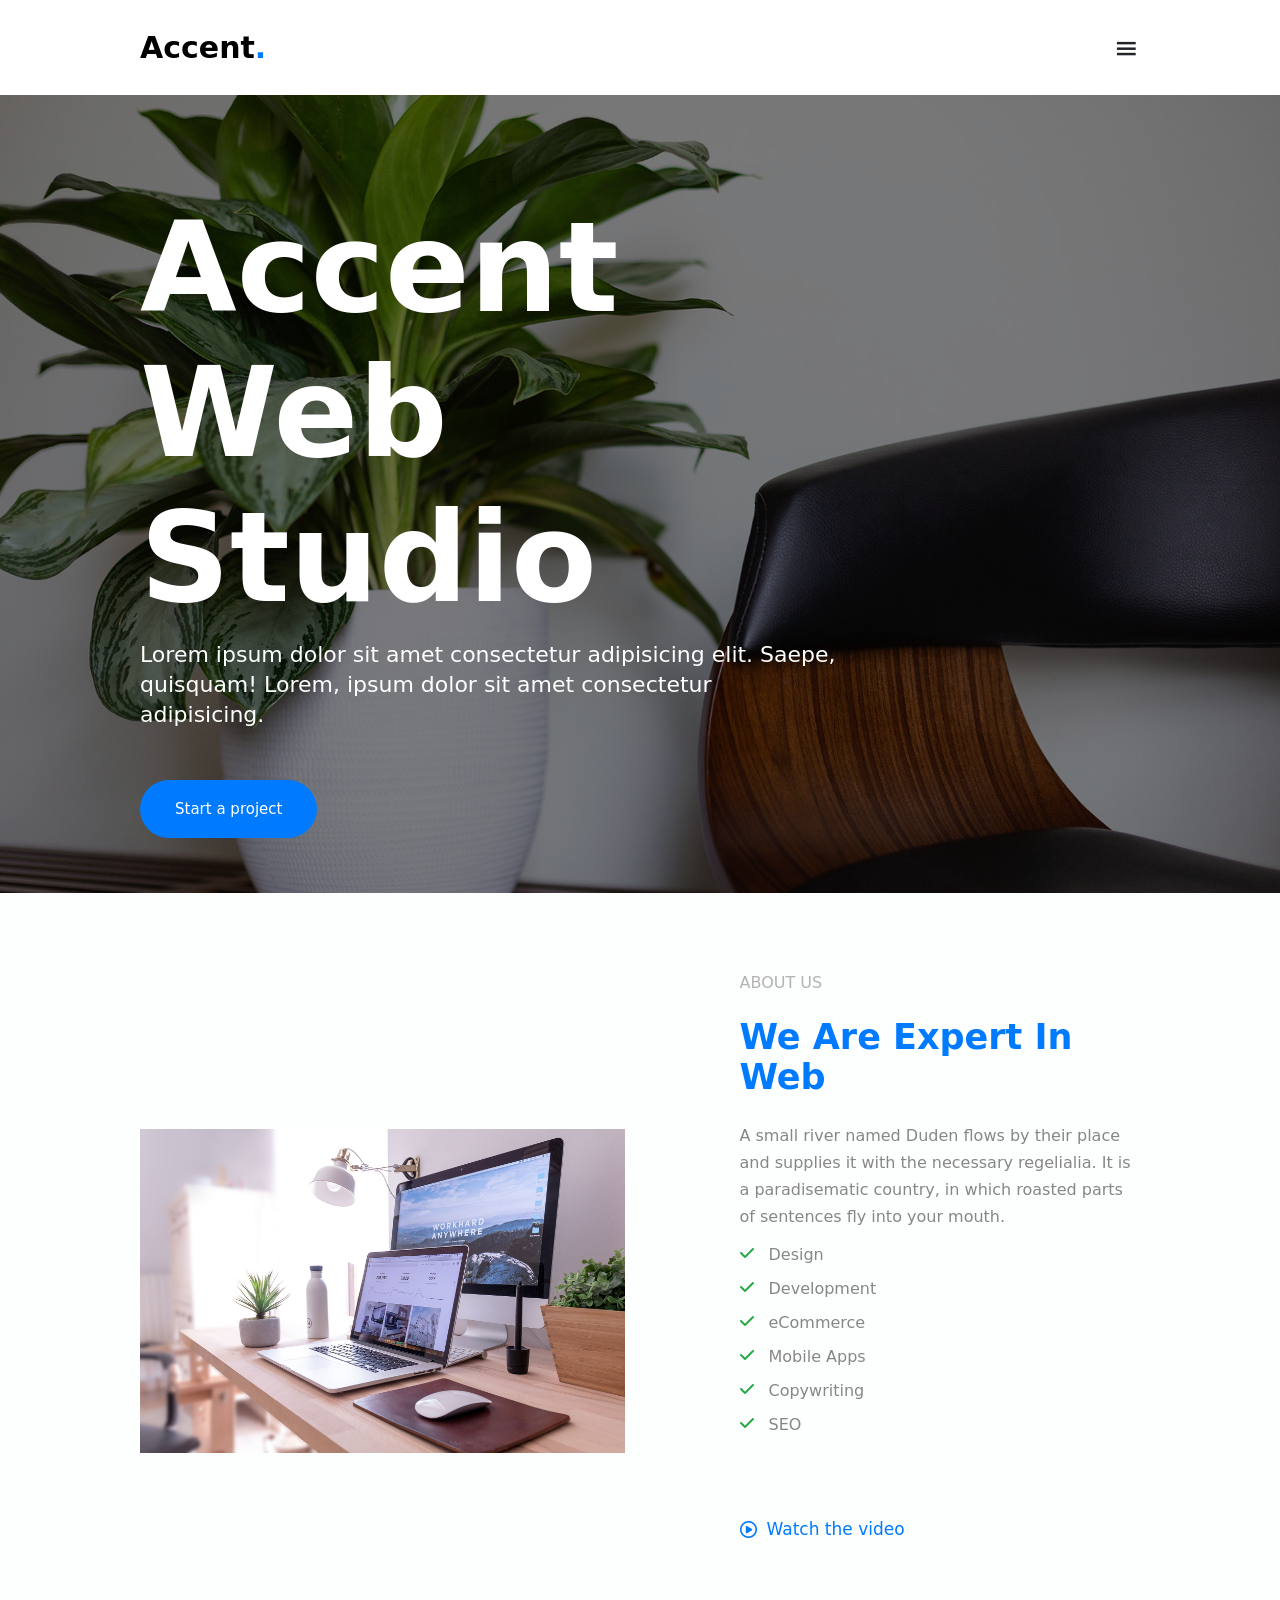
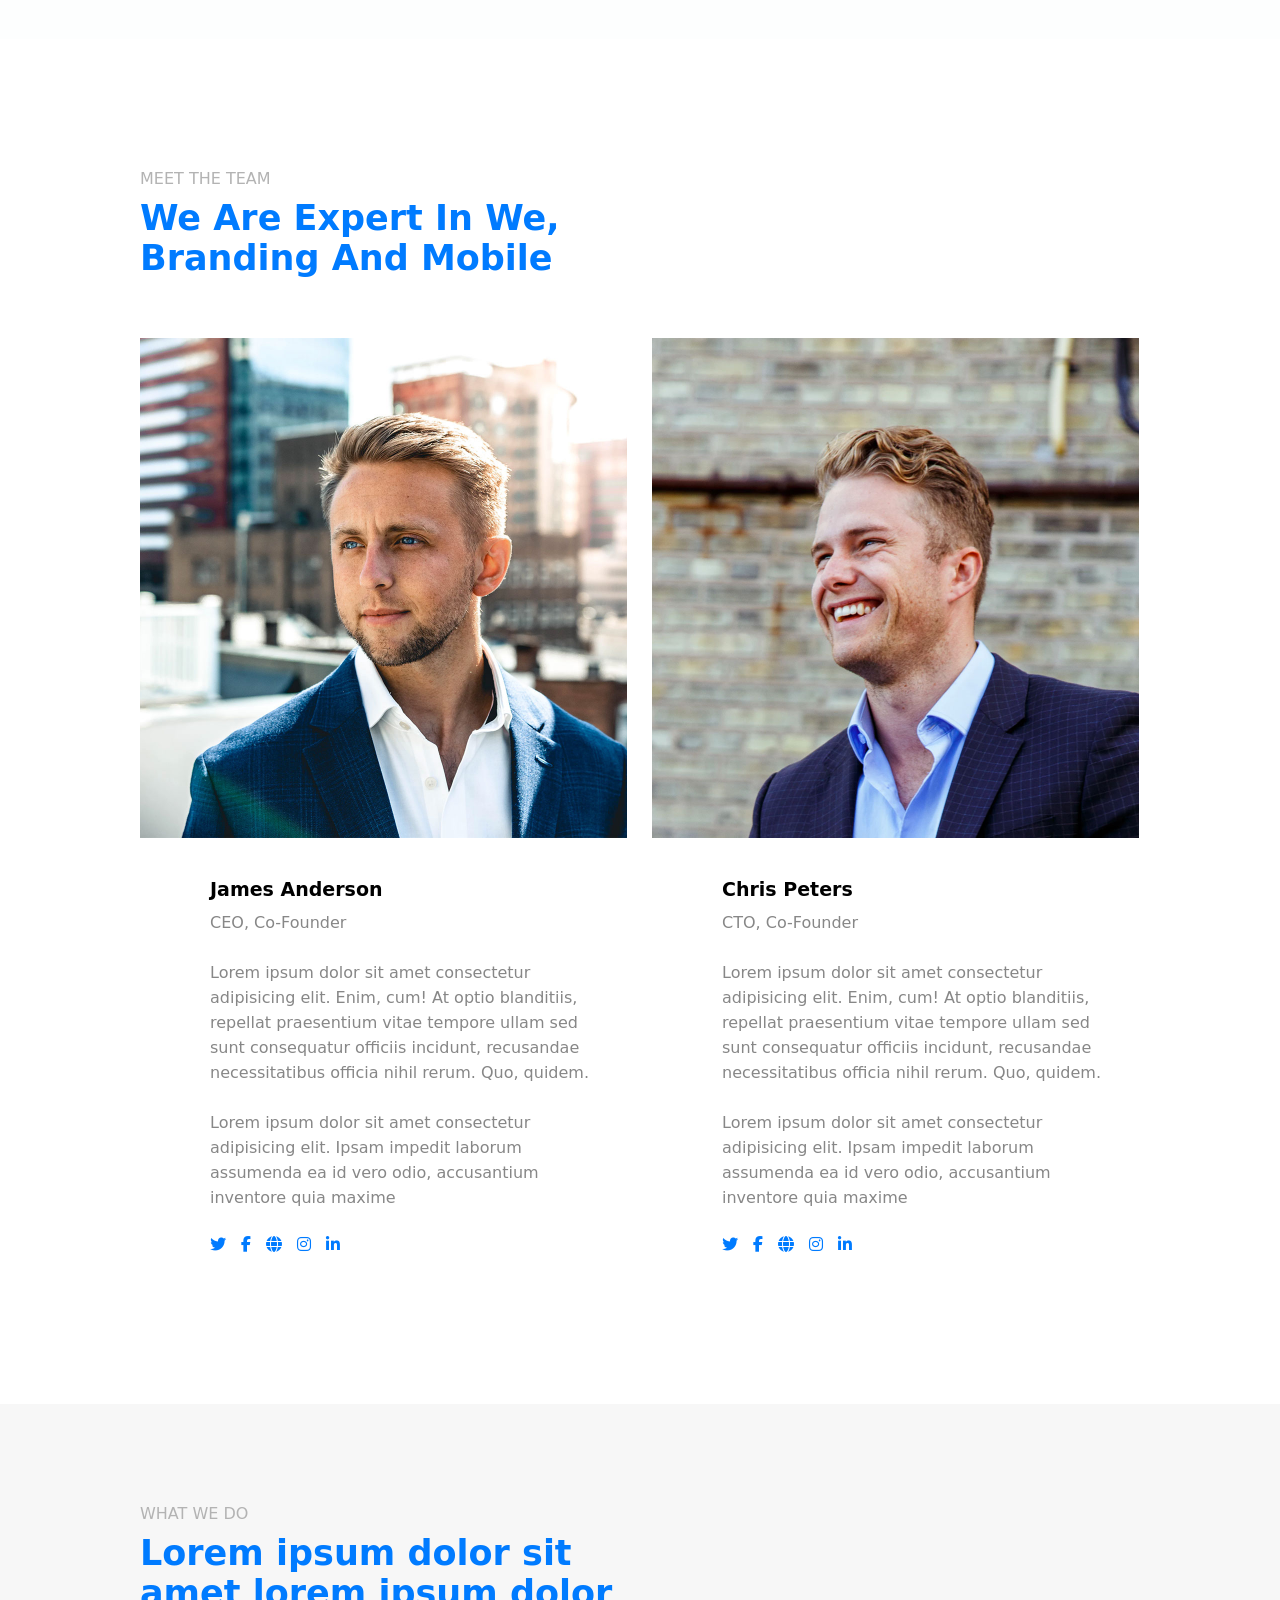
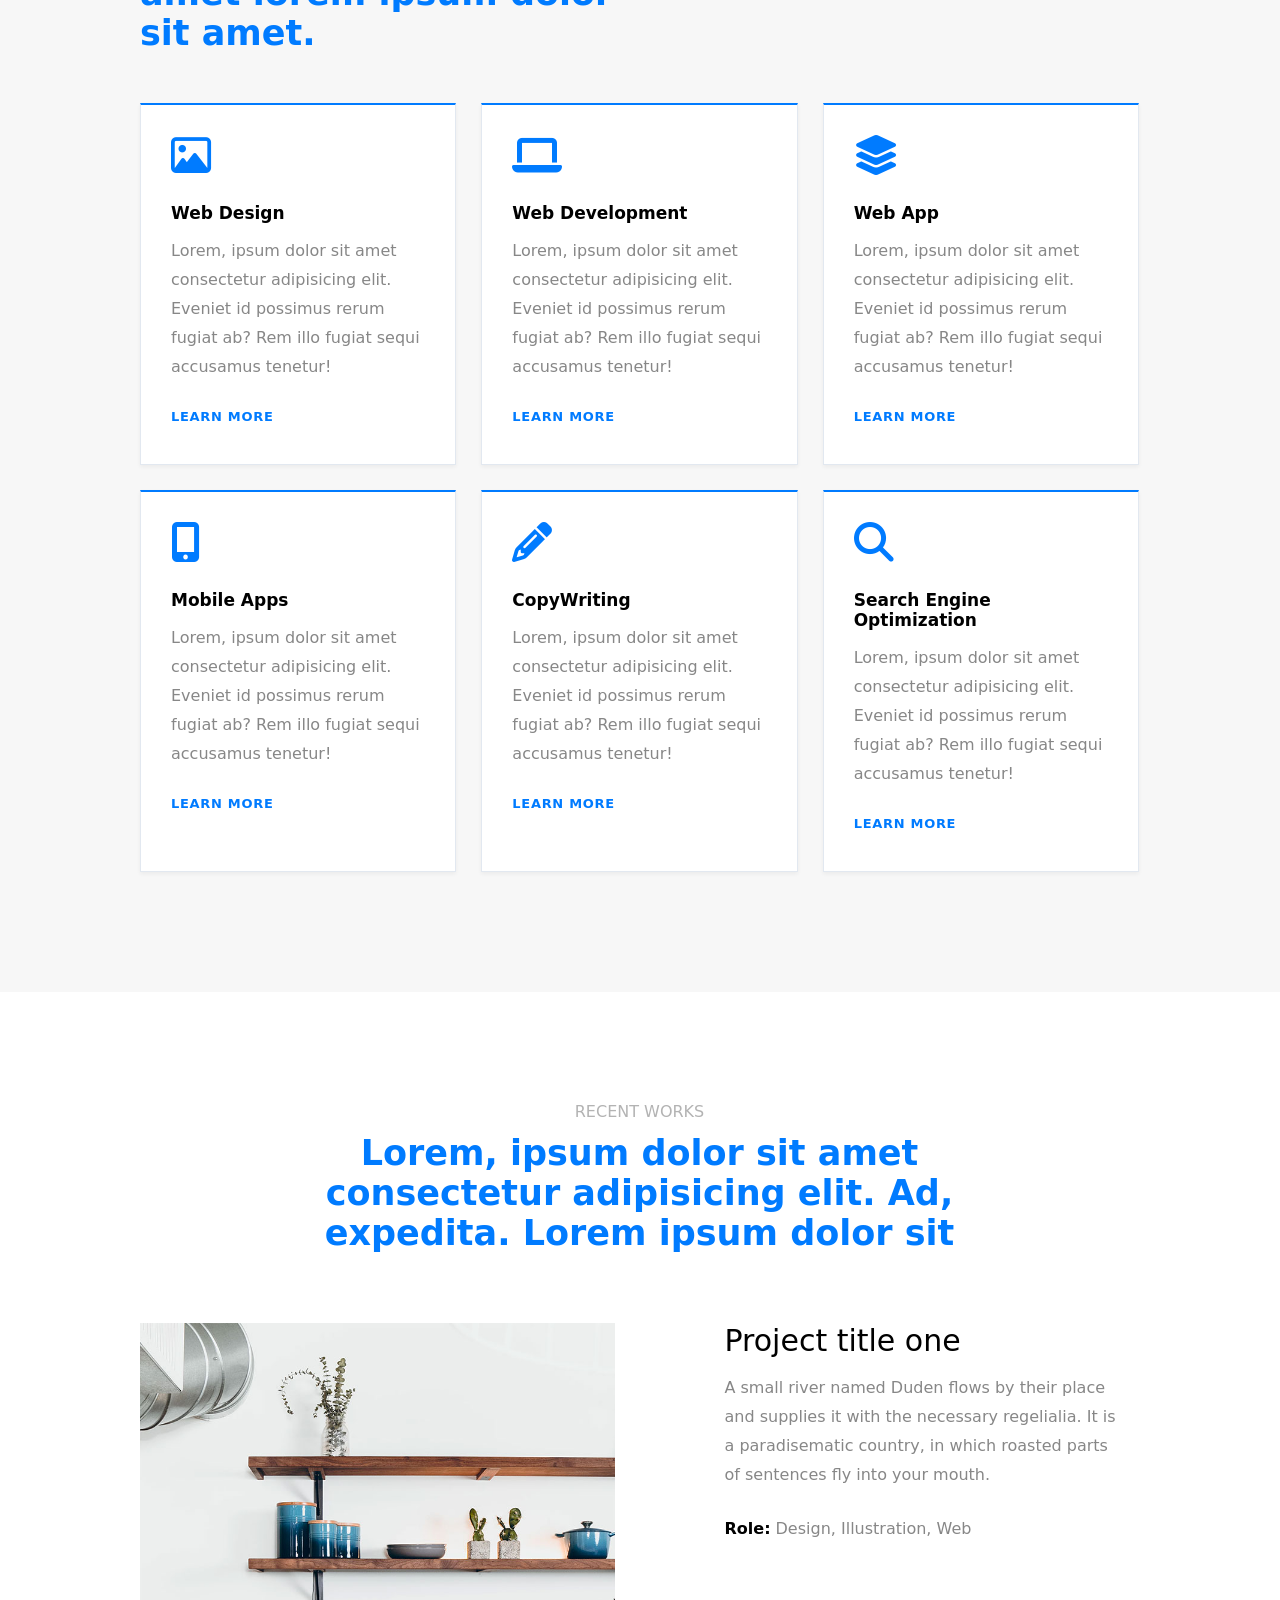
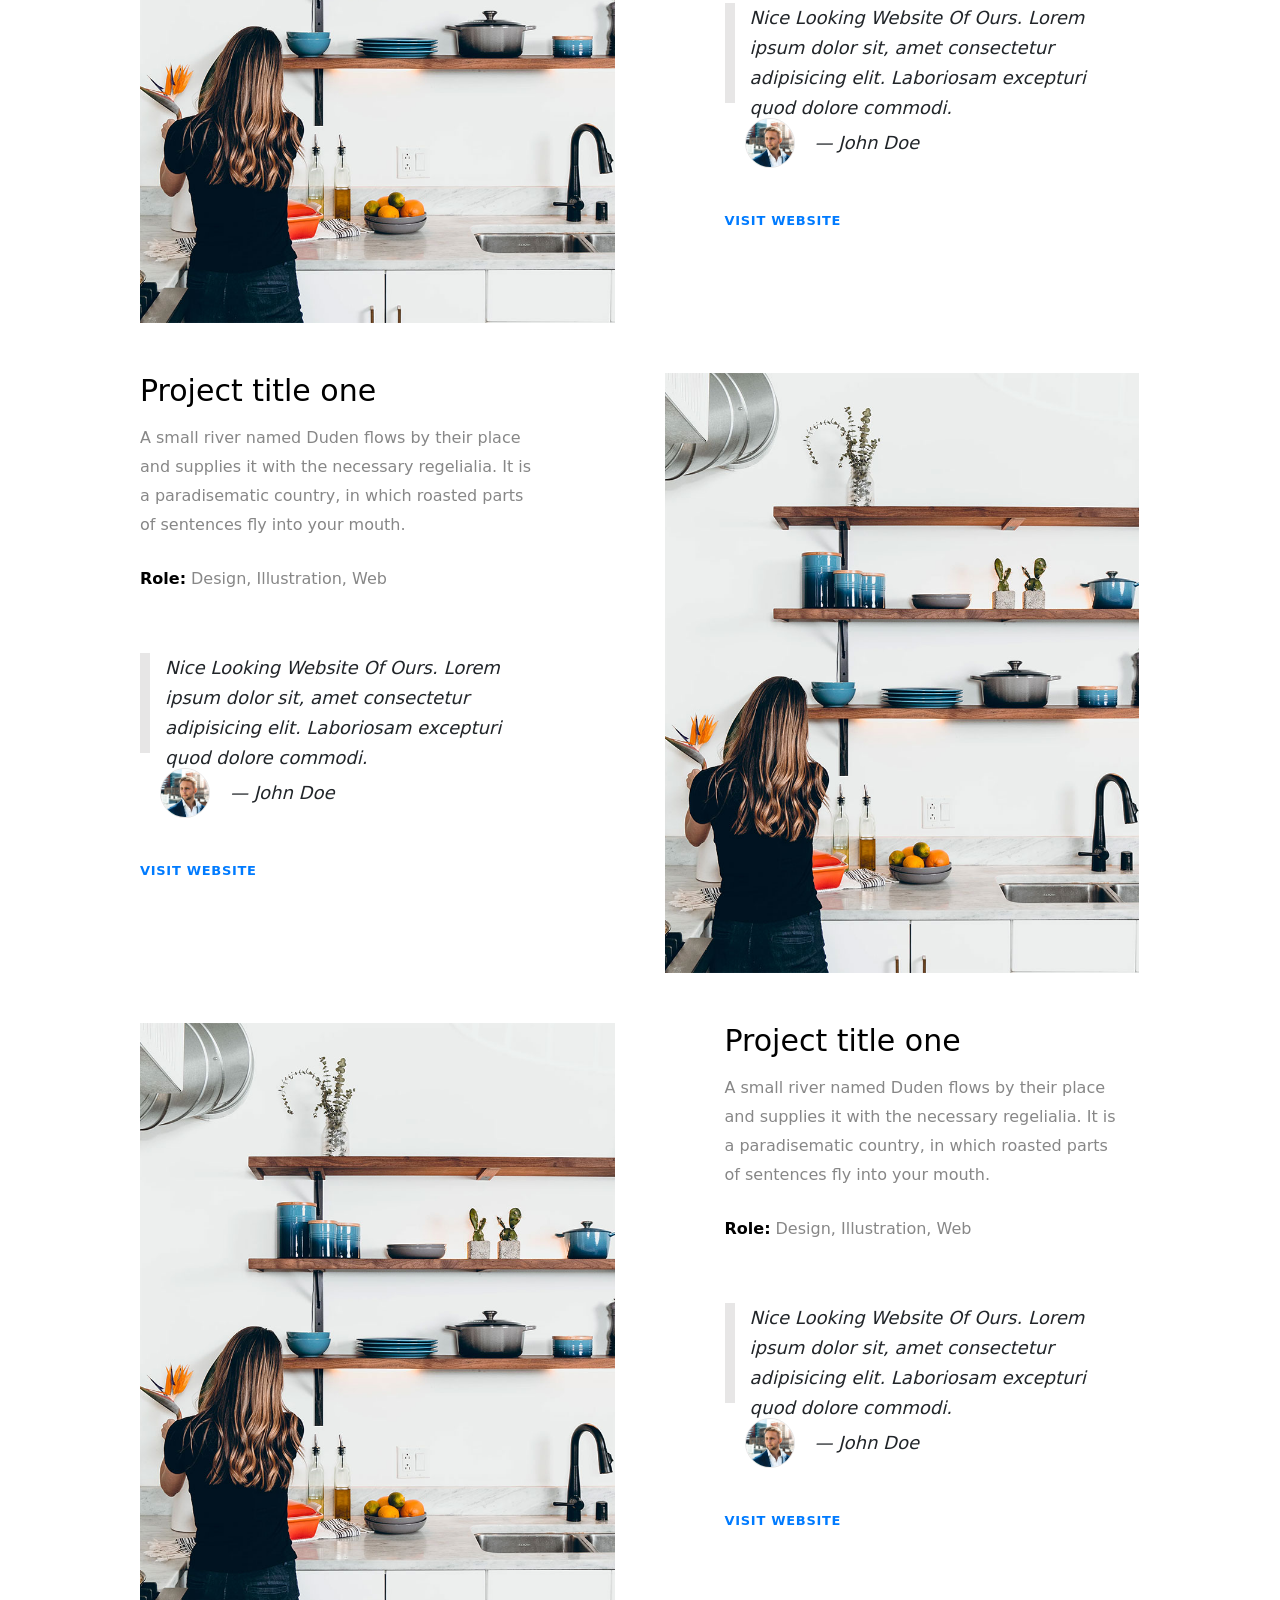
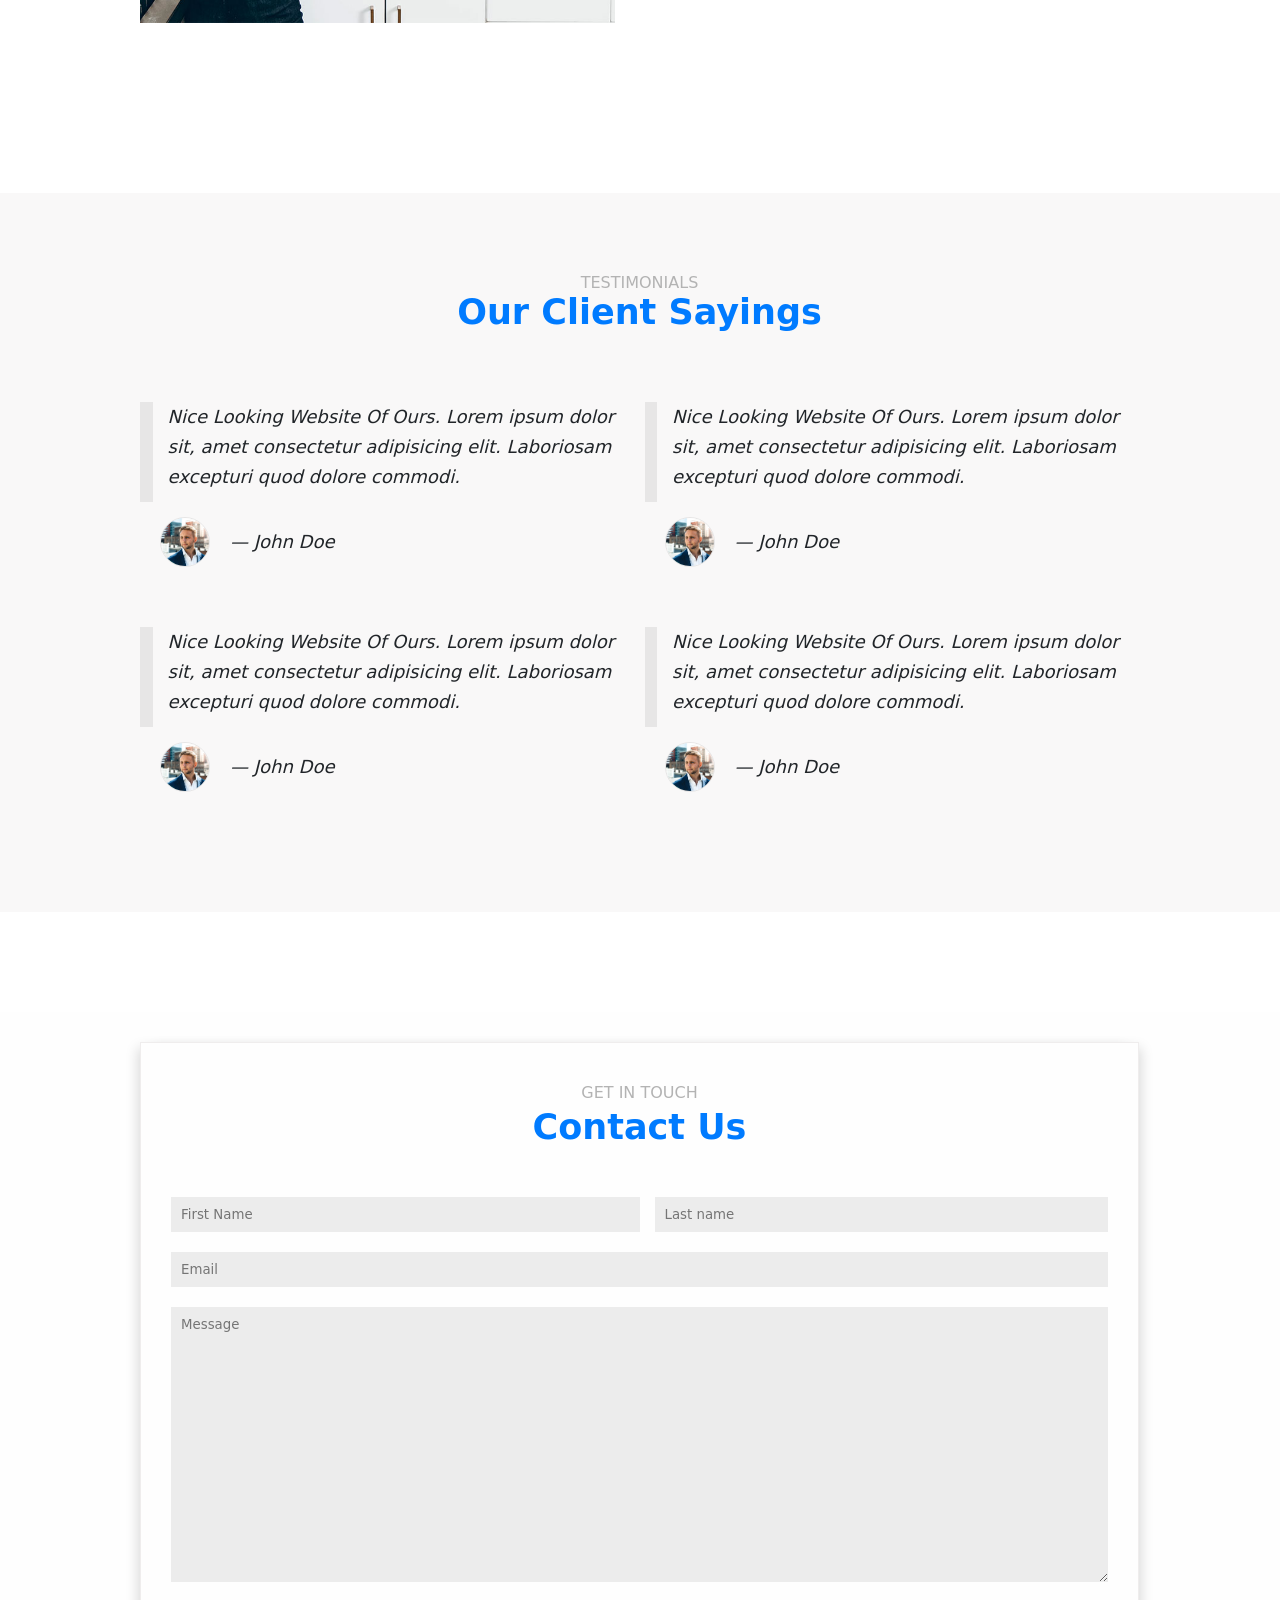
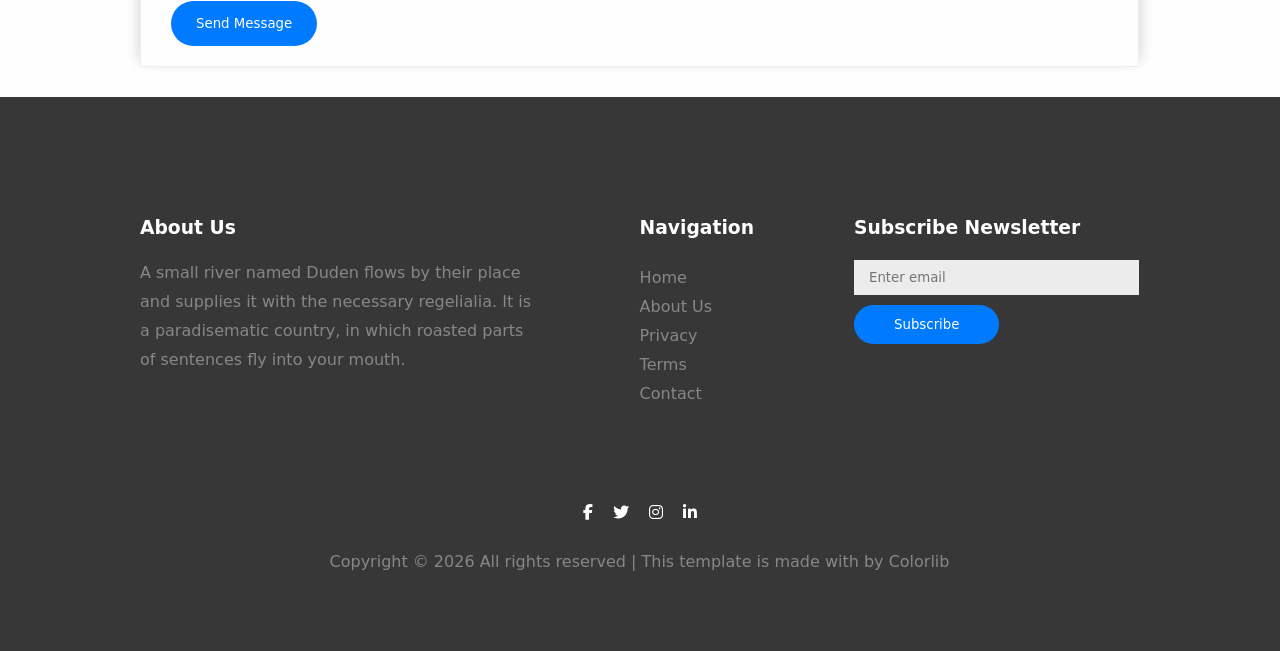
<file: design_folder/landing-page/index.html>
<!doctype html>
<html lang="en">
  <head>
    <meta charset="UTF-8" />
    <meta name="viewport" content="width=device-width, initial-scale=1.0" />
    <link
      rel="stylesheet"
      href="https://cdnjs.cloudflare.com/ajax/libs/font-awesome/6.5.1/css/all.min.css"
    />
    <link rel="stylesheet" href="./style.css" />
    <title>Landing Page</title>
  </head>

  <body>
    <section id="navbar">
      <div class="aligned" id="aligned-navbar">
        <div class="al-navbar-text">
          <p class="navbar-dark-text">Accent<span id="navbar-span">.</span></p>
        </div>
        <a class="" id="nav-triple" href="">≡</a>
      </div>
    </section>

    <section id="intro">
      <div class="aligned" id="aligned-intro">
        <div class="aligned-left">
          <p class="intro-white-text">Accent Web Studio</p>
          <span class="intro-span-white-text"
            >Lorem ipsum dolor sit amet consectetur adipisicing elit. Saepe,
            quisquam! Lorem, ipsum dolor sit amet consectetur adipisicing.</span
          >
          <div class="intro-btn">
            <button id="proj">Start a project</button>
          </div>
        </div>

        <div class="aligned-right"></div>
      </div>
    </section>

    <section id="about">
      <div class="aligned" id="about-div">
        <div class="about-left">
          <img src="./images/about-img.jpg" alt="" />
        </div>
        <div class="about-right">
          <p class="sections-head">About us</p>
          <span class="sections-text2">We are expert in Web</span>
          <span class="sections-desc">
            A small river named Duden flows by their place and supplies it with
            the necessary regelialia. It is a paradisematic country, in which
            roasted parts of sentences fly into your mouth.
          </span>

          <div class="bullet-points">
            <div class="points">
              <i class="fa-solid fa-check large-tick"></i>
              <span>Design</span>
            </div>

            <div class="points">
              <i class="fa-solid fa-check large-tick"></i>
              <span>Development</span>
            </div>

            <div class="points">
              <i class="fa-solid fa-check large-tick"></i>
              <span>eCommerce</span>
            </div>

            <div class="points">
              <i class="fa-solid fa-check large-tick"></i>
              <span>Mobile Apps</span>
            </div>

            <div class="points">
              <i class="fa-solid fa-check large-tick"></i>
              <span>Copywriting</span>
            </div>

            <div class="points">
              <i class="fa-solid fa-check large-tick"></i>
              <span>SEO</span>
            </div>
          </div>

          <a class="about-vid">
            <i class="fa-regular fa-circle-play video-icon"></i>
            <span>Watch the video</span>
          </a>
        </div>
      </div>
    </section>

    <section id="team">
      <div class="aligned" id="team-aligned">
        <p class="sections-head">Meet the Team</p>
        <p class="sections-text2">We are Expert in we, branding and mobile</p>

        <div class="team-divs">
          <div class="whole-team">
            <div class="team-pic">
              <img src="./images/team_m1.jpg" alt="" />
            </div>

            <div class="team-desc-text">
              <p>James Anderson</p>
              <span>CEO, Co-Founder</span>
              <span
                >Lorem ipsum dolor sit amet consectetur adipisicing elit. Enim,
                cum! At optio blanditiis, repellat praesentium vitae tempore
                ullam sed sunt consequatur officiis incidunt, recusandae
                necessitatibus officia nihil rerum. Quo, quidem.
              </span>
              <span
                >Lorem ipsum dolor sit amet consectetur adipisicing elit. Ipsam
                impedit laborum assumenda ea id vero odio, accusantium inventore
                quia maxime
              </span>
              <div class="team-desc-links">
                <a href=""><i class="fa-brands fa-twitter"></i></a>
                <a href=""><i class="fa-brands fa-facebook-f"></i></a>
                <a href=""><i class="fa-solid fa-globe"></i></a>
                <a href=""><i class="fa-brands fa-instagram"></i></a>
                <a href=""><i class="fa-brands fa-linkedin-in"></i></a>
              </div>
            </div>
          </div>

          <div class="whole-team">
            <div class="team-pic">
              <img src="./images/team_m2.jpg" alt="" />
            </div>

            <div class="team-desc-text">
              <p>Chris Peters</p>
              <span>CTO, Co-Founder</span>
              <span
                >Lorem ipsum dolor sit amet consectetur adipisicing elit. Enim,
                cum! At optio blanditiis, repellat praesentium vitae tempore
                ullam sed sunt consequatur officiis incidunt, recusandae
                necessitatibus officia nihil rerum. Quo, quidem.
              </span>
              <span
                >Lorem ipsum dolor sit amet consectetur adipisicing elit. Ipsam
                impedit laborum assumenda ea id vero odio, accusantium inventore
                quia maxime
              </span>
              <div class="team-desc-links">
                <a href=""><i class="fa-brands fa-twitter"></i></a>
                <a href=""><i class="fa-brands fa-facebook-f"></i></a>
                <a href=""><i class="fa-solid fa-globe"></i></a>
                <a href=""><i class="fa-brands fa-instagram"></i></a>
                <a href=""><i class="fa-brands fa-linkedin-in"></i></a>
              </div>
            </div>
          </div>
        </div>
      </div>
    </section>

    <section id="offer">
      <div class="aligned">
        <p class="sections-head">What we do</p>
        <p id="offer-head-text">
          Lorem ipsum dolor sit amet lorem ipsum dolor sit amet.
        </p>
        <div class="skill-container">
          <!--Web design-->
          <div class="skills">
            <div class="skill-icon">
              <i class="fa-regular fa-image gallery-icon"></i>
            </div>
            <p class="skill-name">Web Design</p>
            <span class="skills-desc"
              >Lorem, ipsum dolor sit amet consectetur adipisicing elit. Eveniet
              id possimus rerum fugiat ab? Rem illo fugiat sequi accusamus
              tenetur!
            </span>
            <span class="learn-more-skills">Learn more</span>
          </div>

          <!--Web  Development-->
          <div class="skills">
            <div class="skill-icon">
              <i class="fa-solid fa-laptop"></i>
            </div>
            <p class="skill-name">Web Development</p>
            <span class="skills-desc"
              >Lorem, ipsum dolor sit amet consectetur adipisicing elit. Eveniet
              id possimus rerum fugiat ab? Rem illo fugiat sequi accusamus
              tenetur!
            </span>
            <span class="learn-more-skills">Learn more</span>
          </div>

          <!--Web app-->
          <div class="skills">
            <div class="skill-icon">
              <i class="fa-solid fa-layer-group"></i>
            </div>
            <p class="skill-name">Web App</p>
            <span class="skills-desc"
              >Lorem, ipsum dolor sit amet consectetur adipisicing elit. Eveniet
              id possimus rerum fugiat ab? Rem illo fugiat sequi accusamus
              tenetur!
            </span>
            <span class="learn-more-skills capital-blue-link">Learn more</span>
          </div>

          <!--Mobile Apps-->
          <div class="skills">
            <div class="skill-icon">
              <i class="fa-solid fa-mobile-screen-button"></i>
            </div>
            <p class="skill-name">Mobile Apps</p>
            <span class="skills-desc"
              >Lorem, ipsum dolor sit amet consectetur adipisicing elit. Eveniet
              id possimus rerum fugiat ab? Rem illo fugiat sequi accusamus
              tenetur!
            </span>
            <span class="learn-more-skills">Learn more</span>
          </div>

          <!--CopyWriting-->
          <div class="skills">
            <div class="skill-icon">
              <i class="fa-solid fa-pencil"></i>
            </div>
            <p class="skill-name">CopyWriting</p>
            <span class="skills-desc"
              >Lorem, ipsum dolor sit amet consectetur adipisicing elit. Eveniet
              id possimus rerum fugiat ab? Rem illo fugiat sequi accusamus
              tenetur!
            </span>
            <span class="learn-more-skills">Learn more</span>
          </div>

          <!--Search Engine Optimization-->
          <div class="skills">
            <div class="skill-icon">
              <i class="fa-solid fa-magnifying-glass"></i>
            </div>
            <p class="skill-name">Search Engine Optimization</p>
            <span class="skills-desc"
              >Lorem, ipsum dolor sit amet consectetur adipisicing elit. Eveniet
              id possimus rerum fugiat ab? Rem illo fugiat sequi accusamus
              tenetur!
            </span>
            <span class="learn-more-skills">Learn more</span>
          </div>
        </div>
      </div>
    </section>

    <section class="works">
      <div class="aligned">
        <div class="works-head">
          <p class="sections-head">Recent Works</p>
          <span class="works-desc"
            >Lorem, ipsum dolor sit amet consectetur adipisicing elit. Ad,
            expedita. Lorem ipsum dolor sit
          </span>
        </div>

        <!--Div that contains all the works-->
        <div class="works-content">
          <div class="works-div works-img">
            <img src="./images/work-img1.jpg" alt="" />
          </div>

          <!--Padded Text-->
          <div class="works-div works-text" id="padded-work-text">
            <p class="work-title">Project title one</p>
            <span class="work-exp"
              >A small river named Duden flows by their place and supplies it
              with the necessary regelialia. It is a paradisematic country, in
              which roasted parts of sentences fly into your mouth.
            </span>
            <div class="role-div">
              <span class="role">Role:</span
              ><span class="role-desc">Design, Illustration, Web</span>
            </div>
            <div class="works-comment">
              <div class="work-line"></div>
              <span class="work-line-side-text"
                >Nice Looking Website Of Ours. Lorem ipsum dolor sit, amet
                consectetur adipisicing elit. Laboriosam excepturi quod dolore
                commodi.
              </span>
            </div>
            <div class="customer">
              <div class="customer-img">
                <img src="./images/team_m1.jpg" alt="" />
              </div>
              <span class="customer-name work-line-side-text">— John Doe</span>
            </div>
            <p class="visit-website">Visit Website</p>
          </div>

          <!--Non-Padded Text-->
          <div class="works-div works-text">
            <p class="work-title">Project title one</p>
            <span class="work-exp"
              >A small river named Duden flows by their place and supplies it
              with the necessary regelialia. It is a paradisematic country, in
              which roasted parts of sentences fly into your mouth.
            </span>
            <div class="role-div">
              <span class="role">Role:</span
              ><span class="role-desc">Design, Illustration, Web</span>
            </div>
            <div class="works-comment">
              <div class="work-line"></div>
              <span class="work-line-side-text"
                >Nice Looking Website Of Ours. Lorem ipsum dolor sit, amet
                consectetur adipisicing elit. Laboriosam excepturi quod dolore
                commodi.
              </span>
            </div>
            <div class="customer">
              <div class="customer-img">
                <img src="./images/team_m1.jpg" alt="" />
              </div>
              <span class="customer-name work-line-side-text">— John Doe</span>
            </div>
            <p class="visit-website">Visit Website</p>
          </div>

          <div class="works-div works-img">
            <img src="./images/work-img1.jpg" alt="" />
          </div>

          <div class="works-div works-img">
            <img src="./images/work-img1.jpg" alt="" />
          </div>

          <!--Padded Text-->

          <div class="works-div works-text" id="padded-work-text">
            <p class="work-title">Project title one</p>
            <span class="work-exp"
              >A small river named Duden flows by their place and supplies it
              with the necessary regelialia. It is a paradisematic country, in
              which roasted parts of sentences fly into your mouth.
            </span>
            <div class="role-div">
              <span class="role">Role:</span
              ><span class="role-desc">Design, Illustration, Web</span>
            </div>
            <div class="works-comment">
              <div class="work-line"></div>
              <span class="work-line-side-text"
                >Nice Looking Website Of Ours. Lorem ipsum dolor sit, amet
                consectetur adipisicing elit. Laboriosam excepturi quod dolore
                commodi.
              </span>
            </div>

            <div class="customer">
              <div class="customer-img">
                <img src="./images/team_m1.jpg" alt="" />
              </div>
              <span class="customer-name work-line-side-text">— John Doe</span>
            </div>
            <p class="visit-website">Visit Website</p>
          </div>
        </div>
      </div>
    </section>

    <section class="testimonials">
      <div class="aligned">
        <div class="testimonials-head">
          <span class="sections-head">Testimonials</span>
          <span class="testimonial-head2">Our Client Sayings</span>
        </div>

        <div class="testimonial-saying">
          <div class="testimonial-desc">
            <div class="testimonial-comment">
              <div class="testimonial-line"></div>
              <span class="testimonial-line-side-text"
                >Nice Looking Website Of Ours. Lorem ipsum dolor sit, amet
                consectetur adipisicing elit. Laboriosam excepturi quod dolore
                commodi.
              </span>
            </div>

            <div class="customer">
              <div class="customer-img">
                <img src="./images/team_m1.jpg" alt="" />
              </div>
              <span class="customer-name work-line-side-text">— John Doe</span>
            </div>
          </div>

          <div class="testimonial-desc">
            <div class="testimonial-comment">
              <div class="testimonial-line"></div>
              <span class="testimonial-line-side-text"
                >Nice Looking Website Of Ours. Lorem ipsum dolor sit, amet
                consectetur adipisicing elit. Laboriosam excepturi quod dolore
                commodi.
              </span>
            </div>

            <div class="customer">
              <div class="customer-img">
                <img src="./images/team_m1.jpg" alt="" />
              </div>
              <span class="customer-name work-line-side-text">— John Doe</span>
            </div>
          </div>

          <div class="testimonial-desc">
            <div class="testimonial-comment">
              <div class="testimonial-line"></div>
              <span class="testimonial-line-side-text"
                >Nice Looking Website Of Ours. Lorem ipsum dolor sit, amet
                consectetur adipisicing elit. Laboriosam excepturi quod dolore
                commodi.
              </span>
            </div>

            <div class="customer">
              <div class="customer-img">
                <img src="./images/team_m1.jpg" alt="" />
              </div>
              <span class="customer-name work-line-side-text">— John Doe</span>
            </div>
          </div>

          <div class="testimonial-desc">
            <div class="testimonial-comment">
              <div class="testimonial-line"></div>
              <span class="testimonial-line-side-text"
                >Nice Looking Website Of Ours. Lorem ipsum dolor sit, amet
                consectetur adipisicing elit. Laboriosam excepturi quod dolore
                commodi.
              </span>
            </div>

            <div class="customer">
              <div class="customer-img">
                <img src="./images/team_m1.jpg" alt="" />
              </div>
              <span class="customer-name work-line-side-text">— John Doe</span>
            </div>
          </div>
        </div>
      </div>
    </section>

    <section class="chat">
      <div class="aligned">
        <form action="" id="chat-form">
          <div class="chat-head">
            <span class="sections-head">get in touch</span>
            <span class="chat-head2">contact us</span>
          </div>

          <div class="form-control">
            <div class="form-input" id="double-input">
              <input type="text" placeholder="First Name" id="fname" />
              <input type="text" placeholder="Last name" id="lname" />
            </div>
            <div class="form-input">
              <input type="email" name="" id="" placeholder="Email" />
            </div>

            <div class="form-input">
              <textarea
                name=""
                id=""
                cols="30"
                rows="17"
                placeholder="Message"
              ></textarea>
            </div>
          </div>
          <div class="chat-form-button">
            <button type="submit">Send Message</button>
          </div>
        </form>
      </div>
    </section>

    <section class="footer">
      <div class="aligned">
        <div class="footer-links">
          <div class="footer-about">
            <h3>about us</h3>
            <span class="footer-about-desc"
              >A small river named Duden flows by their place and supplies it
              with the necessary regelialia. It is a paradisematic country, in
              which roasted parts of sentences fly into your mouth.</span
            >
          </div>

          <div class="footer-nav">
            <h3>navigation</h3>
            <span>Home</span>
            <span>about us</span>
            <span>privacy</span>
            <span>terms</span>
            <span>contact</span>
          </div>

          <div class="newsletter">
            <h3>subscribe newsletter</h3>
            <form action="">
              <input type="email" name="" id="" placeholder="Enter email" />
              <div class="newsletter-button">
                <button type="submit">Subscribe</button>
              </div>
            </form>
          </div>
        </div>

        <div class="footer-links2">
          <div class="links-to-page">
            <a href="#" class="social-icon facebook"
              ><i class="fa-brands fa-facebook-f"></i
            ></a>
            <a href="#" class="social-icon twitter"
              ><i class="fa-brands fa-twitter"></i
            ></a>
            <a href="#" class="social-icon instagram"
              ><i class="fa-brands fa-instagram"></i
            ></a>
            <a href="#" class="social-icon linkedin"
              ><i class="fa-brands fa-linkedin-in"></i
            ></a>
          </div>
          <span class="copy">
            Copyright © 2026 All rights reserved | This template is made with by
            Colorlib
          </span>
        </div>
      </div>
    </section>
  </body>
</html>
</file>
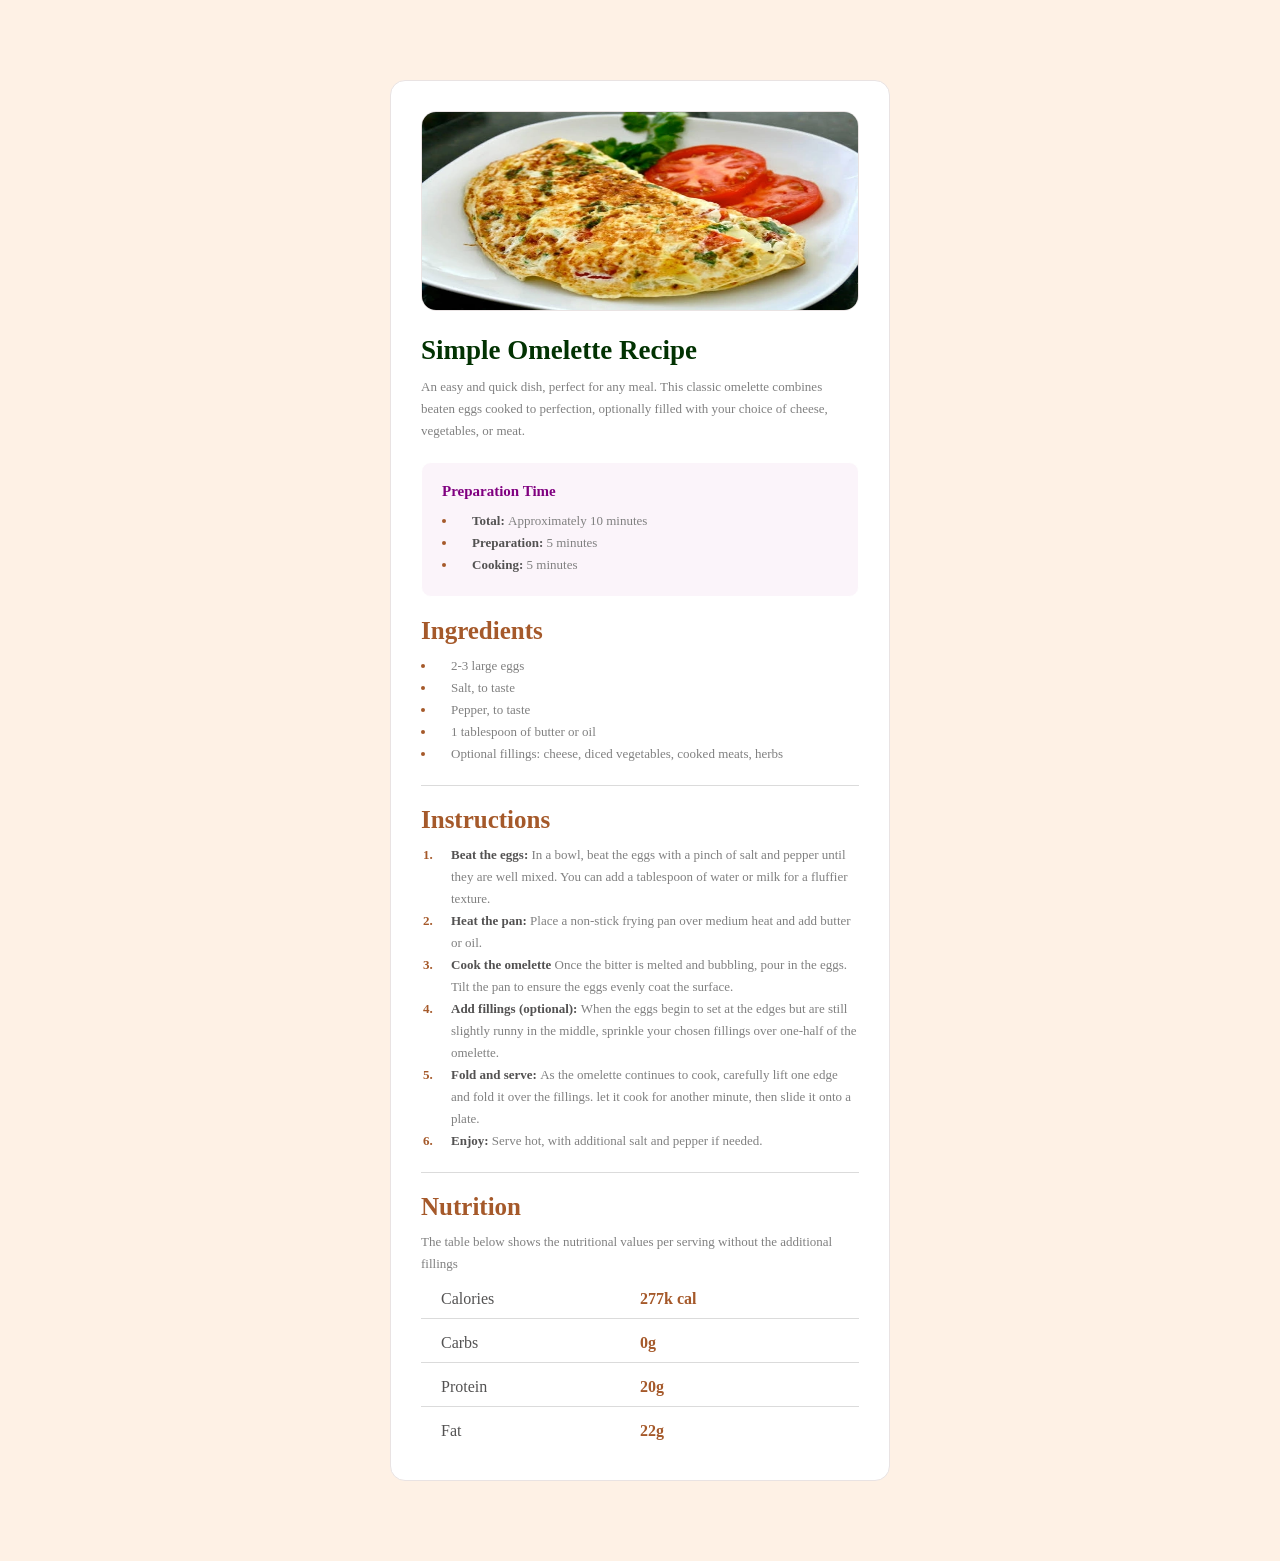
<file: design_folder/recipe_page/index.html>
<!DOCTYPE html>
<html lang="en">
<head>
    <meta charset="UTF-8">
    <meta name="viewport" content="width=device-width, initial-scale=1.0">
    <title>Recipe Pages</title>
    <link rel="stylesheet" href="index.css">
</head>
<body class="recipe-body">
    <div class="content-body">
        <img src="omelette-image.jpeg" alt="omelette-img" id="omelette-img">
        <h2 class="recipe-heading">Simple Omelette Recipe</h2>
        <p class="recipe-text">An easy and quick dish, perfect for any meal.
            This classic omelette combines beaten eggs cooked to perfection, optionally filled with your choice 
            of cheese, vegetables, or meat.
        </p>

        <div class="recipe-preparation">
            <h3 class="recipe-heading" id="preparation">Preparation Time</h3>
            <ul class="recipe-text">
                <li><span>Total: </span>Approximately 10 minutes</li>
                <li><span>Preparation: </span>5 minutes</li>
                <li><span>Cooking: </span>5 minutes</li>
            </ul>
        </div>

        <div class="recipe-ingredients">
            <h3 class="recipe-heading brown-heading">Ingredients</h3>
            <ul class="recipe-text">
                <li>2-3 large eggs</li>                
                <li>Salt, to taste</li>
                <li>Pepper, to taste</li>
                <li>1 tablespoon of butter or oil</li>
                <li>Optional fillings: cheese, diced vegetables, cooked meats, herbs</li>

            </ul>
        </div>
        
        <div class="horizontal-line"></div>

        <div class="recipe-instructions">
            <h3 class="recipe-heading brown-heading">Instructions</h3>
            <ol class="recipe-text">
                <li><span>Beat the eggs: </span>
                    In a bowl, beat the eggs with a pinch of salt and pepper until they are well mixed. You can add a tablespoon of water or milk for a 
                    fluffier texture.
                </li>
                <li><span>Heat the pan: </span>
                    Place a non-stick frying pan over medium heat and add butter or oil.
                
                </li>
                <li><span>Cook the omelette</span>
                    Once the bitter is melted and bubbling, pour in the eggs. Tilt the pan to ensure the eggs evenly coat the surface.
                </li>
                <li><span>Add fillings (optional): </span>
                    When the eggs begin to set at the edges but are still slightly runny in the middle, sprinkle your chosen fillings over one-half of the 
                    omelette.
                </li>
                <li><span>Fold and serve: </span>
                    As the omelette continues to cook, carefully lift one edge and fold it over the fillings. let it cook for another minute, then slide
                    it onto a plate.
                </li>
                <li><span>Enjoy: </span>
                    Serve hot, with additional salt and pepper if needed.
                </li>
            </ol>
        </div>

        <div class="horizontal-line"></div>

        <div class="recipe-nutrition">
            <h3 class="recipe-heading brown-heading">Nutrition</h3>
            <p class="recipe-text">The table below shows the nutritional values per serving without the additional fillings</p>
            <div class="nutrition-row">
                <span>Calories</span>
                <strong>277k cal</strong>
            </div>
            <div class="nutrition-row">
                <span>Carbs</span>
                <strong>0g</strong>
            </div>
            <div class="nutrition-row">
                <span>Protein</span>
                <strong>20g</strong>
            </div>
            <div class="nutrition-row">
                <span>Fat</span>
                <strong>22g</strong>
            </div>

        </div>
    </div>
    
</body>
</html>
</file>
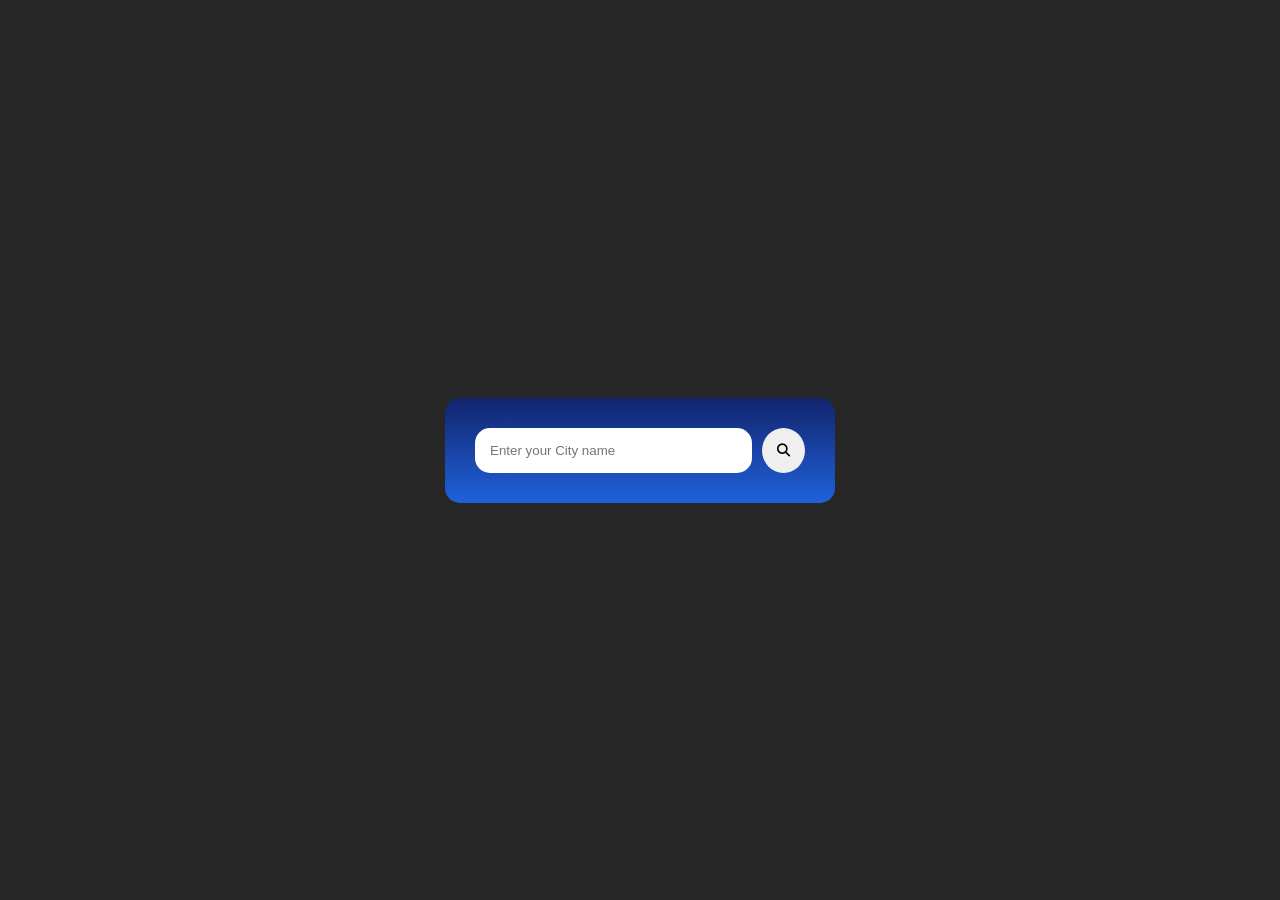
<file: design_folder/weather-app/index.html>
<!DOCTYPE html>
<html lang="en">

<head>
    <meta charset="UTF-8">
    <meta name="viewport" content="width=device-width, initial-scale=1.0">
    <title>Document</title>
    <link rel="stylesheet" href="./style.css">
    <link rel="stylesheet" href="https://cdnjs.cloudflare.com/ajax/libs/font-awesome/6.5.1/css/all.min.css">
</head>

<body>

    <!--The Container that holds the weather info-->
    <div class="container">

        <div class="child">

            <!--Search Bar-->
            <div class="search">
                <input type="search" name="" id="" spellcheck="false" class="search-input"
                    placeholder="Enter your City name">
                <button type="submit"><i class="fa-solid fa-magnifying-glass search-icon"></i></button>
            </div>

            <!--Main Body-->
            <div class="main">


                <!--The weather image, temeperature and name of city-->
                <div class="weather">
                    <div class="weather-img">
                        <img src="./images/clear.png" alt="" class="weather-img-type">
                    </div>
                    <p class="temperature">43°C</p>
                    <p class="city">Delhi</p>
                </div>


                <!--The information for the city's humidity and wind-->
                <div class="weather-info">
                    <div class="desc">
                        <div class="desc-img">
                            <img src="./images/humidity.png" alt="">
                        </div>
                        <div class="desc-info">
                            <p class="desc-value" id="humidity-val">19%</p>
                            <p class="desc-name humidity">Humidity</p>
                        </div>
                    </div>

                    <div class="desc">
                        <div class="desc-img">
                            <img src="./images/wind.png" alt="">
                        </div>
                        <div class="desc-info">
                            <p class="desc-value" id="wind-speed">4.12km/h</p>
                            <p class="desc-name">Wind</p>
                        </div>
                    </div>

                </div>
            </div>

            <div class="empty">
                No city found. Search for a city.
            </div>

        </div>


    </div>


    <script src="./script.js"></script>
</body>

</html>
</file>
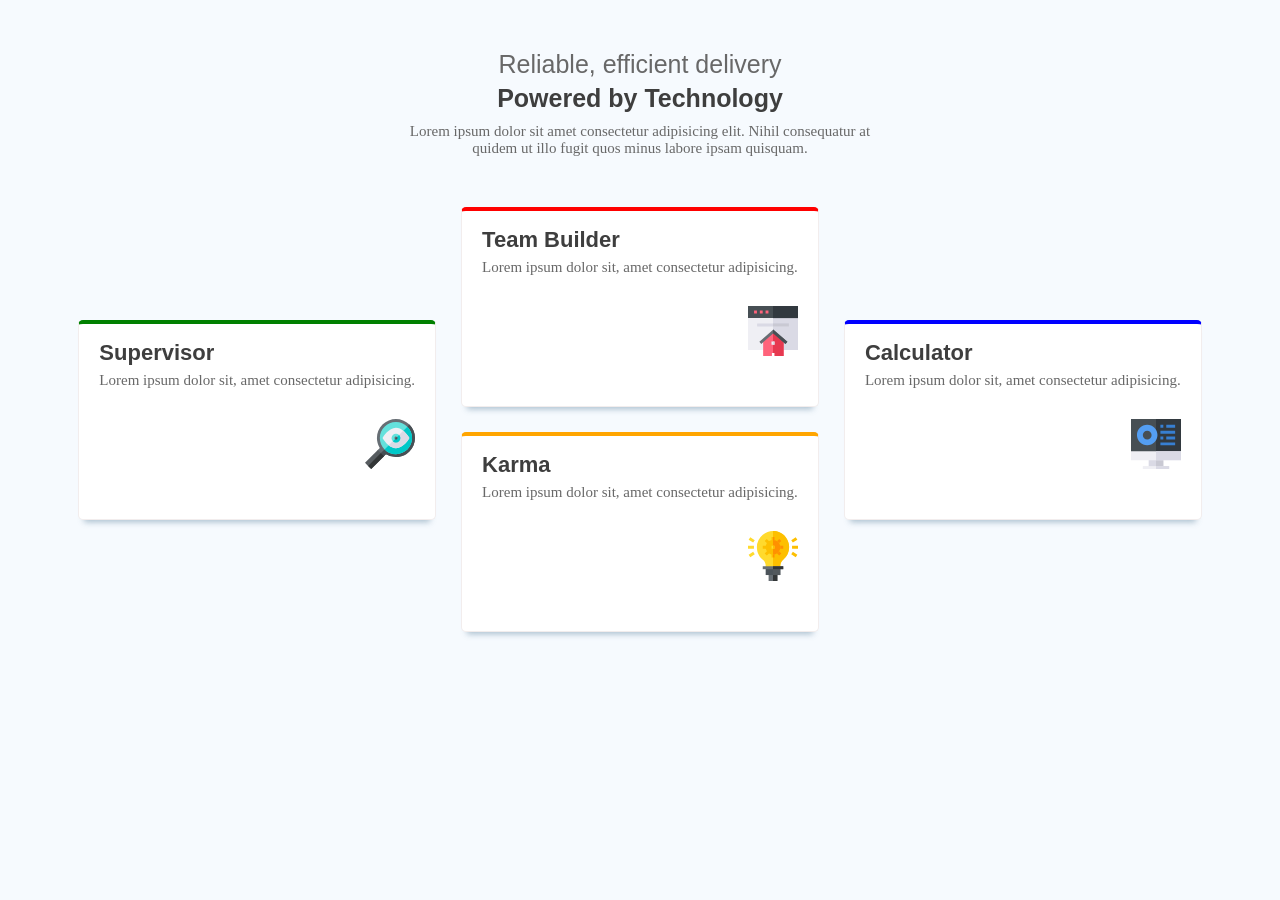
<file: design_folder/four_card_design/card.html>
<!DOCTYPE html>
<html lang="en">
<head>
    <meta charset="UTF-8">
    <meta name="viewport" content="width=device-width, initial-scale=1.0">
    <title>Document</title>
    <link rel="stylesheet" href="card.css">
    <link rel="stylesheet" href="responsive.css">
</head>
<body>
    <div class="parent">
        <div class="head">
            <p class="light-text heading">Reliable, efficient delivery</p>
            <p class="dark-text heading">Powered by Technology</p>
            <span class="light-text small">Lorem ipsum dolor sit amet consectetur adipisicing elit. Nihil consequatur at quidem ut illo fugit quos minus labore ipsam quisquam.</span>
        </div>

        <div class="four-box">

            <div class="left white-box">
                <p class="dark-text box-text">Supervisor</p>
                <p class="small">Lorem ipsum dolor sit, amet consectetur adipisicing.</p>
                <div class="box-img">
                    <img src="images/icon-supervisor.svg" alt="" >
                </div>            
            </div>

            <div class="middle-box">
                <div class="top white-box">
                    <p class="dark-text box-text">Team Builder</p>
                    <p class="small">Lorem ipsum dolor sit, amet consectetur adipisicing.</p>
                    <div class="box-img">
                        <img src="images/icon-team-builder.svg" alt="" >
                    </div>
                </div>

                <div class="bottom white-box">
                    <p class="dark-text box-text">Karma</p>
                    <p class="small">Lorem ipsum dolor sit, amet consectetur adipisicing.</p>
                    <div class="box-img">
                        <img src="images/icon-karma.svg" alt="" >
                    </div>           
                </div>

            </div>


            <div class="right white-box">
                <p class="dark-text box-text">Calculator</p>
                <p class="small">Lorem ipsum dolor sit, amet consectetur adipisicing.</p>
                <div class="box-img">
                    <img src="images/icon-calculator.svg" alt="" >
                </div>            
            </div>

        </div>
    </div>
    
</body>
</html>
</file>
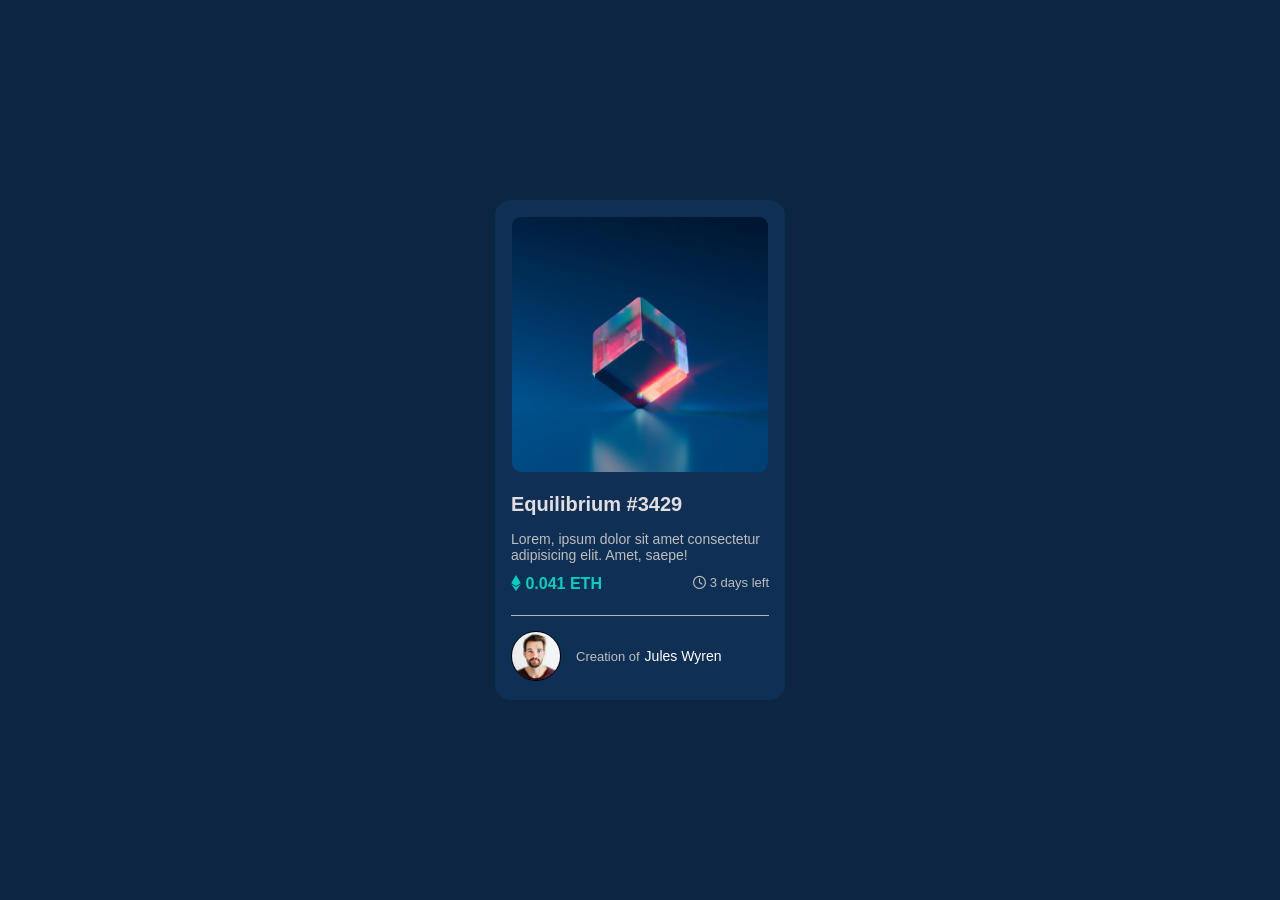
<file: design_folder/preview_card_component/preview_card.html>
<!DOCTYPE html>
<html lang="en">
<head>
    <meta charset="UTF-8">
    <meta name="viewport" content="width=device-width, initial-scale=1.0">
    <link rel="stylesheet" href="https://cdnjs.cloudflare.com/ajax/libs/font-awesome/6.5.2/css/all.min.css">
    <link rel="stylesheet" href="preview_card.css">
    <link rel="stylesheet" href="responsive.css">
    <title>Document</title>
</head>
<body>
    <div class="box">
        <div class="box-img">
            <img src="images/image-equilibrium.jpg" alt="">
        </div>
        <h2>Equilibrium #3429</h2>
        <p class="grey-text equilibrium-text">Lorem, ipsum dolor sit amet consectetur adipisicing elit. Amet, saepe!</p>

        <div class="currency-time">
            <span class="currency"><i class="fa-brands fa-ethereum eth-icon"></i> 0.041 ETH</span>
            <span class="grey-text"><i class="fa-regular fa-clock clock-icon"></i> 3 days left</span>
        </div>

        <div class="line"></div>

        <div class="creator">
            <div class="creator-img">
                <img src="images/image-avatar.jpeg" alt="">
            </div>
            <span class="grey-text">Creation of</span>
            <span class="white-text"> Jules Wyren</span>
        </div>
    </div>
    
</body>
</html>
</file>
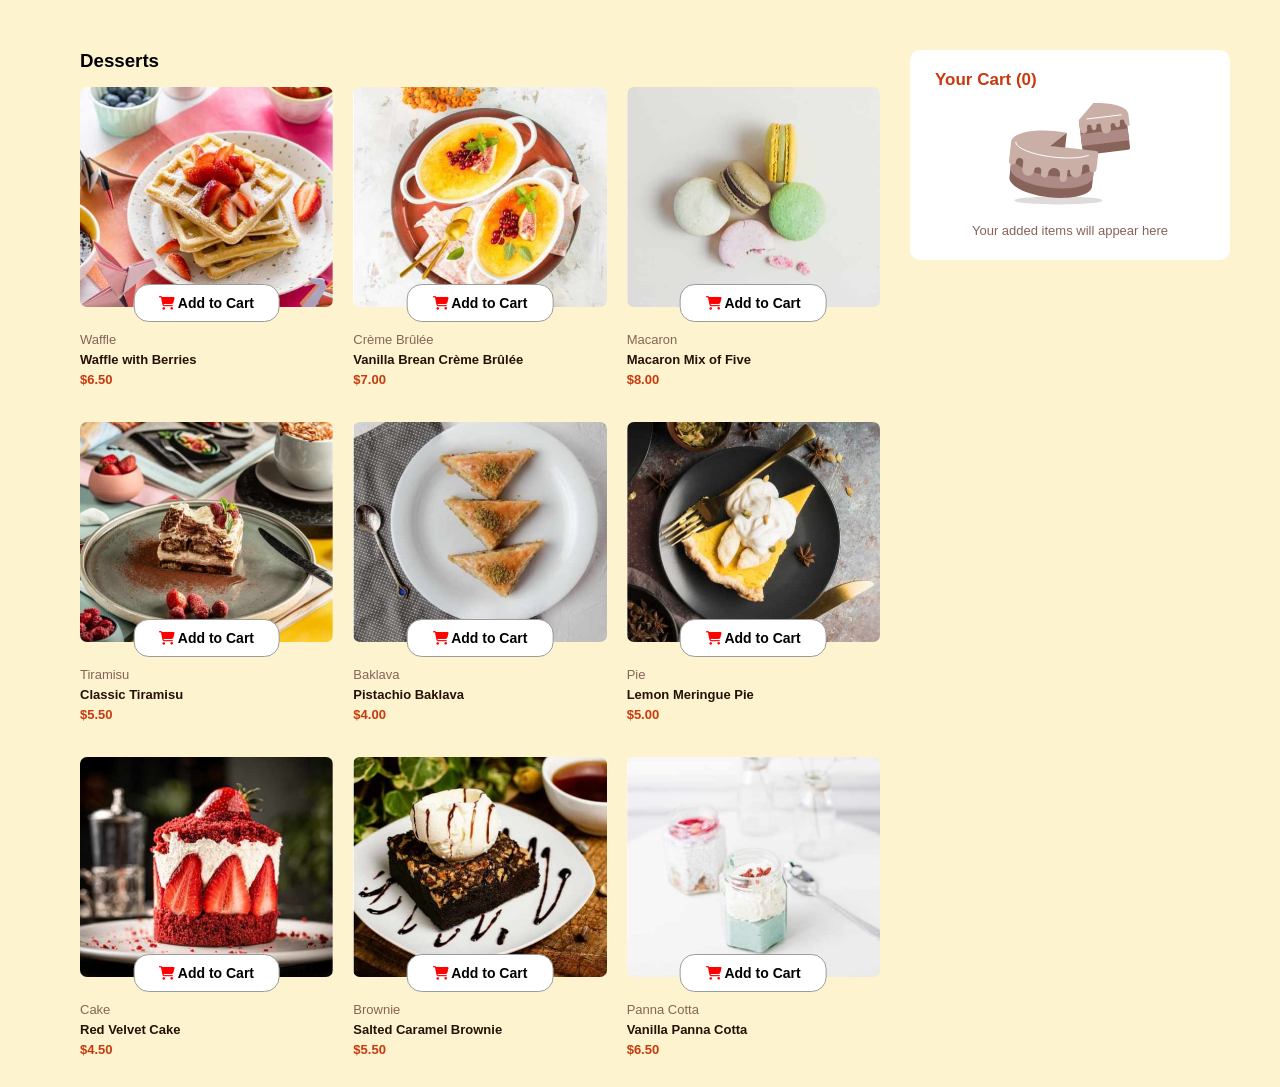
<file: design_folder/product_list_cart/product_list.html>
<!DOCTYPE html>
<html lang="en">
<head>
    <meta charset="UTF-8">
    <meta name="viewport" content="width=device-width, initial-scale=1.0">
    <link rel="stylesheet" href="product_list.css">
    <link rel="stylesheet" href="responsive.css">
    <link rel="stylesheet" href="https://cdnjs.cloudflare.com/ajax/libs/font-awesome/6.5.2/css/all.min.css">
    <title>Document</title>
</head>
<body>
    <div class="parent">

        <!--Dessert Div on the Left-->
        <div class="left">
            <h3 class="large-text">Desserts</h3>

            <!--The three divisions of the deserts-->

             <!--BOX 1-->
            <div class="box-child">
                <!--The deserts themselves-->

                <!--Desert1-->
                <div class="item">
                    <div class="item-img-container">
                        <img src="images/image-waffle-desktop.jpg" alt="">
                        <button class="add-to-cart"><i class="fa-solid fa-cart-shopping"></i>Add to Cart</button>
                    </div>
                    <p class="tiny-text">Waffle</p>
                    <p class="item-name">Waffle with Berries</p>
                    <p class="red-text">$6.50</p>
                </div>

                <!--Desert 2-->
                <div class="item">
                    <div class="item-img-container">
                        <img src="images/image-creme-brulee-desktop.jpg" alt="">
                        <button class="add-to-cart"><i class="fa-solid fa-cart-shopping"></i>Add to Cart</button>
                    </div>
                    <p class="tiny-text">Crème Brûlée</p>
                    <p class="item-name">Vanilla Brean Crème Brûlée</p>
                    <p class="red-text">$7.00</p>
                </div>    
                
                <!--Desert 3-->
                <div class="item">
                    <div class="item-img-container">
                        <img src="images/image-macaron-desktop.jpg" alt="">
                        <button class="add-to-cart"><i class="fa-solid fa-cart-shopping"></i>Add to Cart</button>
                    </div>
                    <p class="tiny-text">Macaron</p>
                    <p class="item-name">Macaron Mix of Five</p>
                    <p class="red-text">$8.00</p>
                </div>

                <!--Desert 4-->
                <div class="item">
                    <div class="item-img-container">
                        <img src="images/image-tiramisu-desktop.jpg" alt="">
                        <button class="add-to-cart"><i class="fa-solid fa-cart-shopping"></i>Add to Cart</button>
                    </div>
                    <p class="tiny-text">Tiramisu</p>
                    <p class="item-name">Classic Tiramisu</p>
                    <p class="red-text">$5.50</p>
                </div>
                
                <!--Desert 5-->
                <div class="item">
                    <div class="item-img-container">
                        <img src="images/image-baklava-desktop.jpg" alt="">
                        <button class="add-to-cart"><i class="fa-solid fa-cart-shopping"></i>Add to Cart</button>
                    </div>
                    <p class="tiny-text">Baklava</p>
                    <p class="item-name">Pistachio Baklava</p>
                    <p class="red-text">$4.00</p>
                </div>

                <!--Desert 6-->
                <div class="item">
                    <div class="item-img-container">
                        <img src="images/image-meringue-desktop.jpg" alt="">
                        <button class="add-to-cart"><i class="fa-solid fa-cart-shopping"></i>Add to Cart</button>
                    </div>
                    <p class="tiny-text">Pie</p>
                    <p class="item-name">Lemon Meringue Pie</p>
                    <p class="red-text">$5.00</p>
                </div>

                <!--Desert 7-->
                <div class="item">
                    <div class="item-img-container">
                        <img src="images/image-cake-desktop.jpg" alt="">
                        <button class="add-to-cart"><i class="fa-solid fa-cart-shopping"></i>Add to Cart</button>
                    </div>
                    <p class="tiny-text">Cake</p>
                    <p class="item-name">Red Velvet Cake</p>
                    <p class="red-text">$4.50</p>
                </div>

                <!--Desert 8-->
                <div class="item">
                    <div class="item-img-container">
                        <img src="images/image-brownie-desktop.jpg" alt="">
                        <button class="add-to-cart"><i class="fa-solid fa-cart-shopping"></i>Add to Cart</button>
                    </div>
                    <p class="tiny-text">Brownie</p>
                    <p class="item-name">Salted Caramel Brownie</p>
                    <p class="red-text">$5.50</p>
                </div>

                <!--Desert 9-->
                <div class="item">
                    <div class="item-img-container">
                        <img src="images/image-panna-cotta-desktop.jpg" alt="">
                        <button class="add-to-cart"><i class="fa-solid fa-cart-shopping"></i>Add to Cart</button>
                    </div>
                    <p class="tiny-text">Panna Cotta</p>
                    <p class="item-name">Vanilla Panna Cotta</p>
                    <p class="red-text">$6.50</p>
                </div>

            </div>
        </div>

        <!--Cart Div on the Right-->
        <div class="right">
            <p class="red-text">Your Cart (0)</p>
            <div class="right-img">
                <img src="./images/illustration-empty-cart.svg" alt="">
            </div>
            <p class="tiny-text">Your added items will appear here</p>
        </div>
    </div>

    
</body>
</html>
</file>
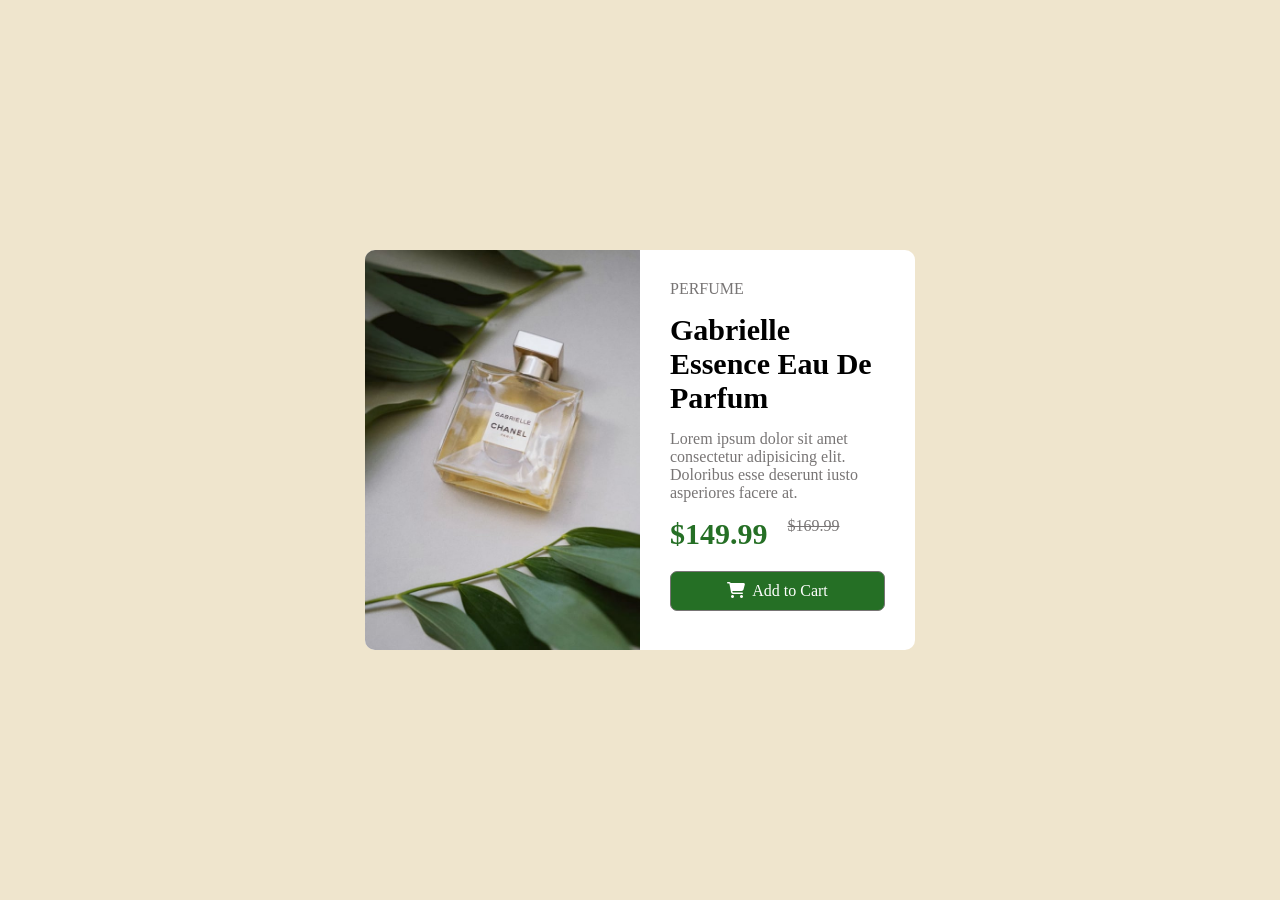
<file: design_folder/product_preview_card/product_preview.html>
<!DOCTYPE html>
<html lang="en">
<head>
    <meta charset="UTF-8">
    <meta name="viewport" content="width=device-width, initial-scale=1.0">
    <link rel="stylesheet" href="https://cdnjs.cloudflare.com/ajax/libs/font-awesome/6.5.2/css/all.min.css">
    <link rel="stylesheet" href="product_preview.css">
    <link rel="stylesheet" href="responsive.css">
    <title>Document</title>
</head>
<body class="product-body">
    <div class="parent">
        <div class="left">
        </div>

        <div class="right">
            <p class="top-text grey-text">Perfume</p>
            <h3 class="large-text">Gabrielle Essence Eau De Parfum</h3>
            <p class="normal-text grey-text">
                Lorem ipsum dolor sit amet consectetur adipisicing elit. Doloribus esse deserunt iusto asperiores facere at.
            </p>
            <div class="amount">
                <span class="discount">$149.99</span>
                <span class="main-amount grey-text"><del>$169.99</del></span>
            </div>
            <div class="button">
                <i class="fa-solid fa-cart-shopping cart-icon"></i>
                Add to Cart
            </div>
        </div>

    </div>
    
</body>
</html>
</file>
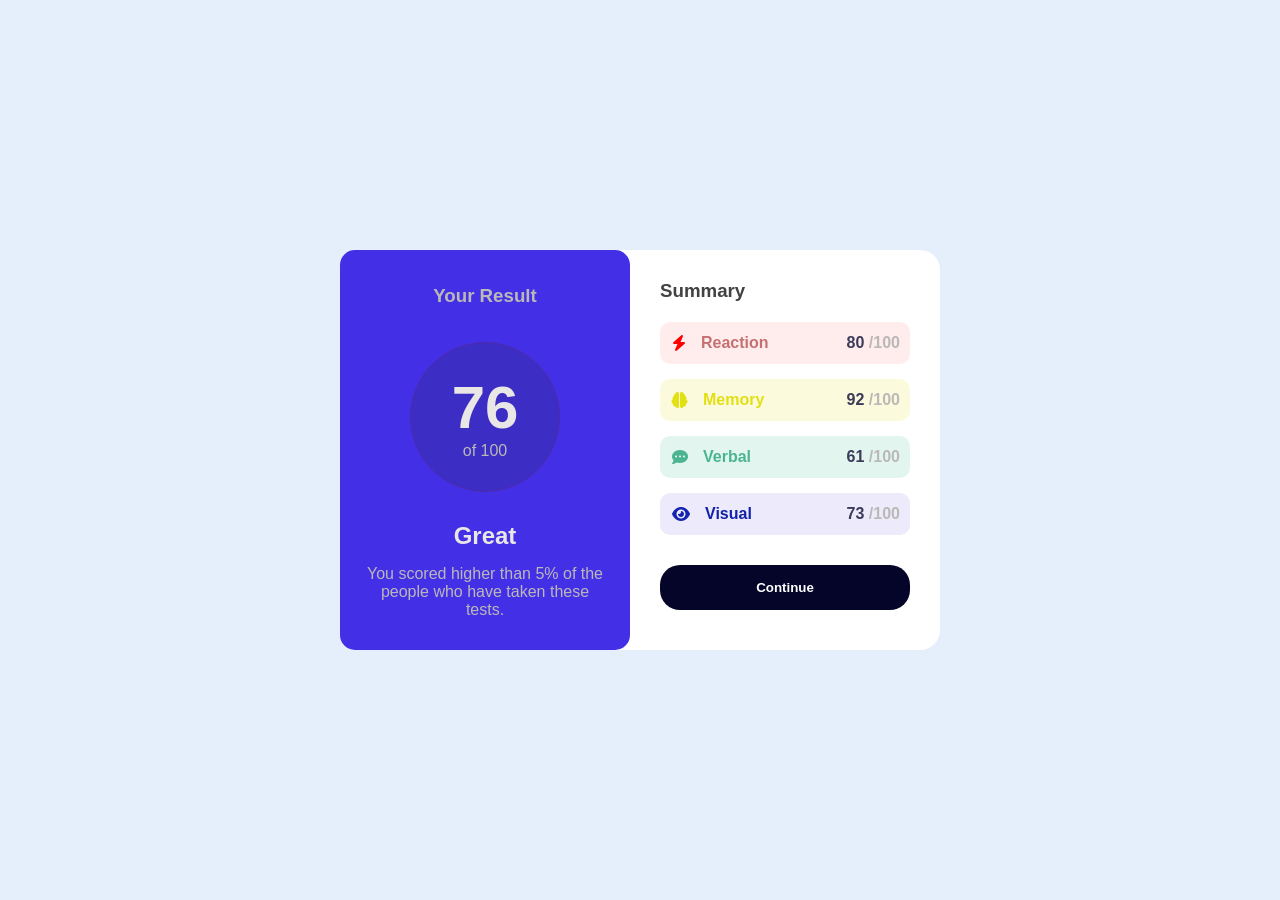
<file: design_folder/results_summary_design/results_summary.html>
<!DOCTYPE html>
<html lang="en">
<head>
    <meta charset="UTF-8">
    <meta name="viewport" content="width=device-width, initial-scale=1.0">
    <title>Document</title>
    <link rel="stylesheet" href="results_summary.css">
    <link rel="stylesheet" href="https://cdnjs.cloudflare.com/ajax/libs/font-awesome/6.5.2/css/all.min.css">
    <link rel="stylesheet" href="responsive.css">
</head>
<body class="summary-body">
    <div class="result-summary-content">

        <div class="result" id="result-info">

            <h3 class="result-text">Your result</h3>

            <div class="result-percent">
                <p id="result-large-value">76</p>
                <p class="result-text">of 100</p>
            </div>

            <h2 class="result-large-text">Great</h2>

            <p class="result-text">You scored higher than 5% of 
                the people who have taken these tests.
            </p>

        </div>


        <div class="result" id="summary-info">

            <h3 class="summary-text">Summary</h3>

            
            <div class="scoring score-red">
                <div class="scoring-text">
                    <i class="fa-solid fa-bolt bolt-icon red-icon"></i>
                    <p class="scoring-text-word" id="reaction-score">Reaction</p>
                </div>
                <div class="score">
                    <p class="bold-score">
                        <span class="individual-score">80</span> 
                        <span class="result-text">/100</span>
                    </p>
                </div>
            </div>

            <div class="scoring score-yellow">
                <div class="scoring-text">
                    <i class="fa-solid fa-brain yellow-icon"></i>
                    <p class="scoring-text-word" id="memory-score">Memory</p>
                 </div>
                <div class="score">
                    <p class="bold-score">
                        <span class="individual-score">92</span> 
                        <span class="result-text">/100</span>
                    </p>                
                </div>
            </div>

            <div class="scoring score-green">
                <div class="scoring-text">
                    <i class="fa-solid fa-comment-dots icon-green green-icon"></i>
                    <p class="scoring-text-word" id="verbal-score">Verbal</p>
                 </div>
                <div class="score">
                    <p class="bold-score">
                        <span class="individual-score">61</span> 
                        <span class="result-text">/100</span>
                    </p>

                </div>
            </div>

            <div class="scoring score-purple">
                <div class="scoring-text">
                    <i class="fa-solid fa-eye icon-purple purple-icon"></i>
                    <p class="scoring-text-word" id="memory-score">Visual</p>
                 </div>
                <div class="score">
                    <p class="bold-score">
                        <span class="individual-score">73</span> 
                        <span class="result-text">/100</span>
                    </p>
                </div>
            </div>

            <button type="submit">Continue</button>

        </div>
    </div>
    
</body>
</html>
</file>
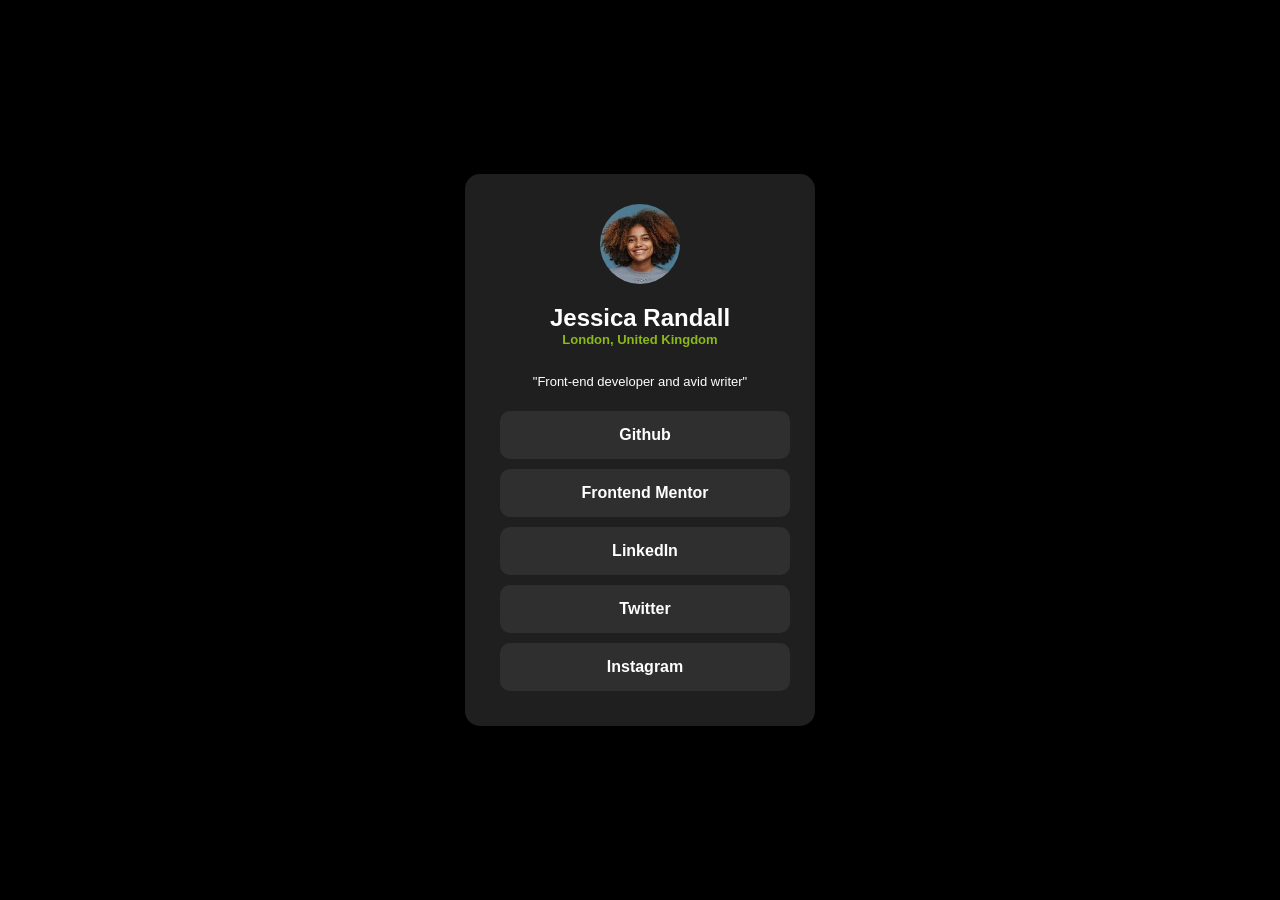
<file: design_folder/social_link_profile/social_profile.html>
<!DOCTYPE html>
<html lang="en">
<head>
    <meta charset="UTF-8">
    <meta name="viewport" content="width=device-width, initial-scale=1.0">
    <title>Social Profile Links</title>
    <link rel="stylesheet" href="social_profile.css">
</head>
<body class="auth-body">
    <div class="auth-content">
        <div class="user-profile">
            <img src="profile_img.jpeg" alt="user-image" class="profile-img">
            <h2 id="username">Jessica Randall</h2>
            <p id="user-address">London, United Kingdom</p>
        </div>

        <p id="user-quote">"Front-end developer and avid writer"</p>

        <div class="links">
            <a href="" class="profile-link">Github</a>
            <a href="" class="profile-link">Frontend Mentor</a>
            <a href="" class="profile-link">LinkedIn</a>
            <a href="" class="profile-link">Twitter</a>
            <a href="" class="profile-link">Instagram</a>
        </div>


    </div>
    
</body>
</html>
</file>
<file: design_folder/landing-page/style.css>
:root{
    --blue: #007bff;
    --dark-black: #000000;
    --light-black: #212529;
    --white: #ffffff;
    --light-white: #fdfefe;
    --head-grey-text: #b3b3b3;
    --tiny-grey-text: #878787;
    --green-text: #28a745;

}


*{
    box-sizing: border-box;
    padding: 0;
    margin: 0;
    font-family: system-ui, -apple-system, BlinkMacSystemFont, 'Segoe UI', Roboto, Oxygen, Ubuntu, Cantarell, 'Open Sans', 'Helvetica Neue', sans-serif;
}


section{
    padding: 30px 30px 30px 140px;
}

.aligned{
    width: 90%;
    max-width: 1800px;
}

#aligned-navbar{
    display: flex;
    align-items: center;
    justify-content: space-between;
}

.al-navbar-text{
    display: flex;
    gap: 1.5px;
}

.navbar-dark-text{
    color: var(--dark-black);
    font-size: 30px;
    font-weight: 750;
}

#navbar-span{
    color: var(--blue)
}

#nav-triple{
    color: var(--light-black);
    font-size: 30px;
    font-weight: 500;
    cursor: pointer;
    text-decoration: none;
}

#intro{
    background: linear-gradient(rgba(0, 0, 0, 0.5),rgba(0, 0, 0, 0.5)), url( ./images/intro-bg.jpg);
    background-position: center;
    background-repeat: no-repeat;
    background-size: cover;
    height: auto;
    padding-top: 100px;
}

#intro.aligned{
    display: flex;
    gap: 10px;
}

.aligned-left{
    display: flex;
    flex-direction: column;
    gap: 10px;
    width: 70%;
}

#aligned-intro{
    display: flex;
    align-items: center;
    gap: 10px;
    height: auto;
}

.intro-white-text{
    font-size: 125px;
    font-weight: 750;
    color: var(--white)
}

.intro-span-white-text{
    color: var(--light-white);
    font-size: 22px;
    line-height: 30px;
    font-weight: 300;
}
.intro-btn{
    margin: 40px 0 25px;
}

#proj{
    padding: 20px 35px;
    border-radius: 30px;
    border: none;
    background-color: var(--blue);
    color: var(--white);
    font-size: 15px;
}
#proj:hover{
    background-color: var(--dark-black);
    cursor: pointer;
}
#about, 
#team{
    background-color: var(--light-white);
}

#about-div{
    display: flex;
    align-items: center;
    justify-content: center;
    gap: 15px;
    padding-top: 50px;
}

.about-left{
    flex: 1;
    overflow: hidden;
    height: 400px;
}
.about-left img{
    width: 100%;
    height: 100%;
    object-fit: contain;
}

.about-right{
    width: 50%;
    padding-left: 100px;
    display: flex;
    flex-direction: column;
    gap: 15px;
}

.sections-head{
    text-transform: uppercase;
    color: var(--head-grey-text);
    font-size: 16px;
    font-weight: 400;
}

.sections-text2{
    text-transform: capitalize;
    color: var(--blue);
    font-size: 35px;
    font-weight: 600;
    margin: 10px 0;
    max-width: 500px;
}

.sections-desc{
    font-weight: 300;
    color: var(--tiny-grey-text);
    line-height: 27px;
}

.bullet-points{
    display: flex;
    flex-direction: column;
    gap: 15px;
}


.points{
    display: flex;
    gap: 15px;
}

.points span{
    color: var(--tiny-grey-text);
    font-weight: 350;
    font-size: 16px;
}

.points i{
    color: var(--green-text);
}

.about-vid{
    display: flex;
    align-items: center;
    gap: 10px;
    color: var(--blue);
    margin: 70px 0;
    font-size: 17px;
}

#team{
    background-color: white;
    margin: 0 0 30px 0;
}
#team-aligned{
    display: flex;
    flex-direction: column;
    margin-top: 100px;
}

.team-divs{
    display: grid;
    grid-template-columns: repeat(2, 1fr);
    gap: 25px;
}

.whole-team{
    display: flex;
    flex-direction: column;
    width: 100%;
    margin: 50px 0;
}

.team-pic{
    height: 500px;
    width: 100%;
    overflow: hidden;
}

.team-pic img{
    width: 100%;
    height: 100%;
    object-fit: cover;
}

.team-desc-text{
    width: 450px;
    padding-left: 70px;
    margin: 40px 0;
    display: flex;
    flex-direction: column;
    gap: 10px;
}

.team-desc-text p{
    color: var(--dark-black);
    font-weight: 600;
    font-size: 19px;
}

.team-desc-text span{
    color: var(--tiny-grey-text);
    font-weight: 250;
    font-size: 16px;
    line-height: 25px;
    margin: 0 0 15px 0;

}

.team-desc-links{
    display: flex;
    gap: 15px;

}

.team-desc-links a{
    text-decoration: none;
    color: var(--blue);
}

#offer{
    padding-bottom: 120px;
    background-color: #f7f7f7;
    margin: 0 0 80px 0;

}

#offer .sections-head{
    margin-top: 70px;
}

#offer-head-text{
    font-size: 35px;
    font-weight: 600;
    margin: 10px 0;
    max-width: 500px;
    width: 50%;
    color: var(--blue);
}

.skill-container{
    margin-top: 50px;
    display: grid;
    grid-template-columns: repeat(3, 1fr);
    gap: 25px;
}

.skills{
    padding: 30px 30px 40px;
    border: 1px solid #e2e8f0;
    border-top: 2px solid var(--blue);
    box-shadow: 0 2px 4px 0 rgba(0, 0, 0, 0.05); 
    height: auto;
    display: flex;
    flex-direction: column;
    gap: 13px;
    background-color: var(--white);
}
.skills i{
    color: var(--blue);
    font-size: 40px;
    margin-bottom: 15px;
}
.skill-name{
    font-weight: 600;
    font-size: 17px;
}

.skills-desc{
    line-height: 25px;
    color: var(--tiny-grey-text);
    font-weight: 250;
    font-size: 16px;
    line-height: 29px;
    margin: 0 0 15px 0;
}

.learn-more-skills,
.visit-website{
    color: var(--blue);
    text-transform: uppercase;
    font-size: 13px;
    font-weight: 700;
    letter-spacing: 0.7px;
}

.learn-more-skills:hover,
.visit-website:hover{
    color: rgb(7, 27, 78);
    cursor: pointer;
}

.skills:hover{
    box-shadow: 0 10px 20px rgba(0, 0, 0, 0.25); 
    transition: all 0.5s ease-in-out;
}

.works-head{
    margin: auto;
    max-width: 700px;
    text-align: center;
}

.works-desc{
    font-size: 35px;
    font-weight: 600;
    display: block;
    margin: 12px 0 40px;
    color: var(--blue);
}

.works-content{
    display: grid;
    grid-template-columns: repeat(2, 1fr);
    gap: 50px;
    margin: 70px 0 100px;

}

.works-div{
    height: 600px;
}

.works-div.works-img{
    overflow: hidden;
}
.works-div.works-img img{
   width: 100%;
   height: 100%;
   object-fit: cover;
}

#padded-work-text{
    padding-left: 60px;
    display: flex;
    flex-direction: column;
    gap: 15px;
}

.works-text{
    display: flex;
    flex-direction: column;
    gap: 15px;
}

.work-title{
    font-size: 30px;
    font-weight: 500;
}

.work-exp{
    line-height: 25px;
    color: var(--tiny-grey-text);
    font-weight: 250;
    font-size: 16px;
    line-height: 29px;
    margin: 0 0 15px 0;
    width: 400px;
}

.role-div{
    display: flex;
    align-items: center;
    gap: 5px;
}

.role{
    font-weight: 600;
}

.role-desc{
    font-size: 16px;
    color: var(--tiny-grey-text);
    font-weight: 250;
}

.works-comment{
    margin-top: 50px;
    display: flex;
    gap: 15px;
    height: 100px;
    width: 400px;
}

.work-line{
    height: 100%;
    width: 32px;
    background-color: #e7e6e6;
}

.work-line-side-text{
    font-style: italic;
    font-size: 18px;
    font-weight: 250;
    color: var(--light-black);
    line-height: 30px;
}

.customer{
    display: flex;
    align-items: center;
    gap: 20px;
    padding-left: 20px;
}

.customer-img{
    border-radius: 50%;
    border: 1px solid #e7e6e6;
    width: 50px;
    height: 50px;
    overflow: hidden;
}

.customer-img img{
    height: 100%;
    width: 100%;
    object-fit: cover;
}

.visit-website{
    margin-top: 30px;
}

.testimonials{
    margin: 40px 0 100px;
    background-color: #f9f8f8;
    padding-bottom: 120px;
    padding-top: 50px;
}

.testimonials-head{
    display: flex;
    justify-content: center;
    flex-direction: column;
    align-items: center;
    margin: 30px 0 20px;
}

.testimonial-head2{
    font-size: 35px;
    font-weight: 600;
    display: block;
    color: var(--blue);
}

.testimonial-saying{
    display: grid;
    grid-template-columns: repeat(2, 1fr);
    gap: 10px;

}

.testimonial-desc{
    display: flex;
    flex-direction: column;
    gap: 15px;
}

.testimonial-comment{
    margin-top: 50px;
    display: flex;
    gap: 15px;
    height: 100px;
}

.testimonial-line{
    height: 100%;
    width: 32px;
    background-color: #e7e6e6;
}

.testimonial-line-side-text{
    font-style: italic;
    font-size: 18px;
    font-weight: 250;
    color: var(--light-black);
    line-height: 30px;
}


#chat-form{
    width: 100%;
    height: auto;
    display: flex;
    flex-direction: column;
    border: 0.1px solid rgb(239, 237, 237);
    box-shadow: 
    -8px 0px 12px -6px rgba(0, 0, 0, 0.15), 
     8px 0px 12px -6px rgba(0, 0, 0, 0.15); 
    padding: 20px 30px;
    gap: 15px;
    
}

.chat{
    background-color: rgb(254, 254, 254);
}

.chat-head{
    margin: 20px auto;
    text-align: center;
    display: flex;
    flex-direction: column;
    gap: 5px;
}

.chat-head{
    font-size: 35px;
    font-weight: 600;
    color: var(--blue);
    text-transform: capitalize;
}


.form-control{
    margin-top: 15px;
    display: flex;
    flex-direction: column;
    gap: 20px;
    width: 100%;
}

.form-control input{
    padding: 10px;
    background-color:rgb(236, 236, 236) ;
    border: 0.1px rgb(236, 236, 236);
    outline: none;
    width: 100%;
}

.form-input#double-input{
    display: inline-flex;
    gap: 15px;
    width: 100%;
}

#fname{
    width: 50%;
}

#lname{
    flex: 1;
}

textarea{
    padding: 10px;
    background-color:rgb(236, 236, 236) ;
    border: 0.1px rgb(236, 236, 236);
    outline: none;
    width: 100%;
}

.chat-form-button button{
    padding: 15px 25px;
    background-color: var(--blue);
    color: white;
    border: 0.1px var(--blue);
    border-radius: 30px;
}

.chat-form-button button:hover{
    cursor: pointer;
    background-color: blue;
}

.footer{
    height: auto;
    background-color: rgb(55, 55, 55);
    padding-top: 100px;
}

.footer-links{
    display: flex;
    gap: 100px;
}

.footer-about{
    width: 40%;
}


.footer h3{
    color: white;
    margin: 20px 0;
    text-transform: capitalize;
}

.footer-about-desc{
    color: var(--tiny-grey-text);
    font-weight: 250;
    font-size: 16px;
    line-height: 29px;
}


.footer-nav{
    display: flex;
    flex-direction: column;
    gap: 10px;
}

.footer-nav span{
    color: var(--tiny-grey-text);
    font-weight: 250;
    font-size: 16px;
    text-transform: capitalize;
}

.footer-nav span:hover{
        color: white;
    cursor: pointer;
}

.newsletter{
    flex: 1;
    display: flex;
    flex-direction: column;
    gap: 2px;
}


.newsletter form{
    display: flex;
    flex-direction: column;
    gap: 10px;
    width: 100%;
}

.newsletter form input{
    padding: 10px 15px;
    background-color: rgb(236, 236, 236);
    border: 0.1px rgb(236, 236, 236);
    outline: none;
}

.newsletter-button button{
    padding: 12px 40px;
    background-color: var(--blue);
    color: white;
    border: 0.1px var(--blue);
    border-radius: 30px;
}

.newsletter-button button:hover{
    cursor: pointer;
    background-color: blue;
}

.footer-links2{
    display: flex;
    flex-direction: column;
    justify-content: center;
    align-items: center;
    gap: 30px;
    margin-top: 100px;
    padding-bottom: 50px;
}

.links-to-page{
    display: flex;
    align-items: center;
    gap: 20px;
}

.footer-links2 a{
    text-decoration: none;
    color: white;
}

.footer-links2 a:hover{
    color: var(--tiny-grey-text);

}
.copy{
    font-weight: 250;
    font-size: 16px;
    color: var(--tiny-grey-text);

}
</file>
<file: design_folder/recipe_page/index.css>
*{
    margin: 0;
    padding: 0;
    box-sizing: border-box;
    font-family: 'Times New Roman', Times, serif;
}


.recipe-body{
    display: flex;
    justify-content: center;
    align-items: center;
    padding: 80px;
    min-height: 100vh;
    background-color: rgb(254, 241, 229);
}

.content-body{
    padding: 30px;
    background-color: white;
    width: 100%;
    max-width: 500px;
    border: 1px solid rgb(233, 227, 227);
    border-radius: 15px;
}

#omelette-img{
    height: 200px;
    width: 100%;
    border-radius: 15px;
    border: 1px solid rgb(233, 227, 227);
    margin-bottom: 10px;
}

.recipe-heading{
    font-family:Cambria, Cochin, Georgia, Times, 'Times New Roman', serif, Times, serif;
}

h2{
    color: rgb(2, 50, 2);
    margin: 10px 0;
    font-size: 27px;
}

.recipe-text{
    font-size: small;
    color: grey;
    line-height: 22px;
}

.recipe-preparation{
    padding: 20px ;
    background-color: rgb(251, 244, 250);
    margin: 20px 0;
    border-radius: 10px;
    border: 1px solid white;
}

#preparation{
    margin-bottom: 10px;
    color: purple;
    font-size: 15px;
}

ul li,
ol li{
    padding-left: 15px;
    line-height: 22px;
    font-size: small;
}

ul, ol{
    padding-left: 15px;
}

ul li::marker,
ol li::marker{
    color: rgb(165, 89, 42);
    font-weight: bold;
}

li span{
    font-weight: bold;
    color: rgb(83, 82, 82);
}
.brown-heading{
    font-size: 25px;
    color: rgb(165, 89, 42);
    margin-bottom: 10px;
}

.horizontal-line{
    margin: 20px 0;
    border: none;
    border-top: 1px solid rgb(219, 219, 219);
}

.nutrition-row{
    display: flex;
    width: 100%;
    padding: 10px 0;
    margin-top: 5px;
    border-bottom: 1px solid rgb(219, 219, 219);

}

.nutrition-row span{
    width: 50%;
    color: rgb(83, 82, 82);
    padding-left: 20px;
}

.nutrition-row strong{
    color: rgb(165, 89, 42);
}

.nutrition-row:last-child{
    border-bottom: none;
}
</file>
<file: design_folder/weather-app/style.css>
*{
    margin: 0;
    padding: 0;
    box-sizing: border-box;
}

body{
    background: rgb(39, 39, 39);
    display: flex;
    height: 100vh;

}

.container{
    margin: auto;
    max-width: 390px;
    height: auto;
    width: 90%;
    background: linear-gradient(rgba(0, 0, 0, 0.5),rgba(26, 121, 217, 0.5)), rgb(36, 73, 220);
    border-radius: 15px;
}

.child{
    padding: 30px;
}

.search{
    display: flex;
    align-items: center;
    width: 100%;
    gap: 10px;
}

.search-input{
    width: 90%;
    padding: 15px 15px;
    outline: none;
    border: none;
    border-radius: 15px;
}

button{
    padding: 15px 15px;
    border: none;
    border-radius: 50%;
    
}

button:hover{
    cursor: pointer;
    background-color: #dedede;
}

.weather{
    display: flex;
    flex-direction: column;
    align-items: center;
    justify-content: center;
    margin: 10px 0 10px;
    width: 100%;
}

.weather-img{
    height: 70%;
    width: 60%;
    overflow: hidden;
}

.weather-img img{
    width: 100%;
    height: 100%;
    object-fit: cover;
}
.temperature{
    color: white;
    font-weight: 600;
    font-size: 35px;
}
.city{
    color: white;
    font-weight: 500;
    font-size: 22px;
}

.weather-info{
    display: flex;
    align-items: center;
    justify-content: space-between;
    width: 100%;
    margin: 35px 0 25px;
}

.desc{
    display: flex;
    align-items: center;
    gap: 7px;
    width: 40%;
    color: rgb(221, 221, 221);
}

.desc-img{
    width: 30%;
    height: 100%;
}

.desc-img img{
    height: 100%;
    width: 100%;
}

.desc-info{
    display: flex;
    flex-direction: column;
}

/* .empty.hidden, .main.hidden{
    display: none;
} */

.empty{
    margin: 5px 0;
    color: white;
    font-weight: 500;
    font-size: 12px;
    text-align: center;
    padding: 30px;
    display: none;

}
</file>
<file: design_folder/four_card_design/card.css>
*{
    margin: 0;
    padding: 0;
    box-sizing: border-box;
}

body{
    display: flex;
    justify-content: center;
    align-items: center;
    background-color: rgb(246, 250, 254);
    padding: 0 20px;
}

.parent{
    display: flex;
    flex-direction: column;
    align-items: center;
    margin: 50px 0;
}

.head{
    display: flex;
    flex-direction: column;
    justify-content: center;
    align-items: center;
}

.head .small {
    max-width: 500px; 
    text-align: center; 
}

.light-text{
    color: rgb(104, 104, 104);
    font-size: 15px;
}

.heading{
    font-size: 25px;
}

.light-text.heading{
    font-weight: 100; /* 100 is the thinnest */
    font-family: 'Roboto', sans-serif; /* Use a font with thin weights */
    -webkit-font-smoothing: antialiased;
}

.dark-text.heading{
    font-family: Arial, Helvetica, sans-serif;
    margin: 5px 0 10px;
    font-weight: bold;
    color: rgb(62, 62, 62);
}

.four-box{
    display: flex;
    align-items: center;
    gap: 25px;
    margin: 50px 0;

}

.white-box{
    display: flex;
    flex-direction: column;
    border: 1px solid rgb(242, 237, 237);
    background-color: white;
    border-radius: 5px;
    height: auto;
    padding: 10px 20px 30px;
    box-shadow: 0 8px 6px -6px rgba(53, 101, 132, 0.4);
}

.white-box .dark-text{
    font-family: Arial, Helvetica, sans-serif;
    margin: 6px 0;
    font-weight: bold;
    color: rgb(62, 62, 62);
    font-size: 22px;
}

.white-box .small{
    color: rgb(104, 104, 104);
    font-size: 15px;
    margin: 0 0 20px;
}

.middle-box{
    display: flex;
    flex-direction: column;
    gap: 25px;
}
.left{
    border-top: 4px solid green;

}
.top{
    border-top: 4px solid red;

}
.bottom{
    border-top: 4px solid orange;

}
.right{
    border-top: 4px solid blue;

}

.box-img{
    display: flex;
    justify-content: right;
    margin: 10px 0 20px;
}

.box-img img{
    height: 50px;
    width: 50px;
}
</file>
<file: design_folder/four_card_design/responsive.css>
@media (max-width:550px){

    body{
        height: auto;
        width: 100vw;
        padding: 0 20px;
    }

    .light-text{
        font-size: 13px;
    }

    .heading{
        font-size: 22px;
    }

    .four-box{
        flex-direction: column;
        margin: 50px 0 10px;
    }

    .white-box{
        margin: 0 20px;
    }

    .white-box .dark-text{
        font-size: 20px;
    }

    .white-box .small{
        font-size: 14px;
        margin: 0 0 15px;
    }

}
</file>
<file: design_folder/preview_card_component/preview_card.css>
*{
    margin: 0;
    padding: 0;
    box-sizing: border-box;
    font-family: Arial, Helvetica, sans-serif;
}

body{
    height: 100vh;
    display: flex;
    justify-content: center;
    align-items: center;
    background-color: rgb(12, 37, 67);
}

.box{
    display: flex;
    flex-direction: column;
    width: 290px;
    height: 500px;
    border: 1px solid rgb(16, 47, 85);
    border-radius: 15px;
    padding: 15px;
    background-color: rgb(16, 47, 85);
}

.box-img{
    height: 55%;
    width: 100%;
    border: 1px solid rgb(16, 47, 85);
    border-radius: 10px;
    overflow: hidden;
}

.box-img img{
    width: 100%;
    height: 100%;
    object-fit: cover;
}

h2{
    font-size: 20px;
    color: rgb(227, 222, 222);
    margin: 20px 0 15px;
}

h2:hover{
    color: rgb(1, 208, 195);
}

.grey-text{
    color: rgb(190, 190, 190);
    font-size: 13px;
}

.equilibrium-text{
    font-size: 14px;
}

.currency-time{
    margin: 12px 0;
    display: flex;
    justify-content: space-between;
}

.currency{
    color: rgb(1, 208, 195);
    font-weight: bold;
}

.line{
    border-bottom: 0.001px solid rgb(179, 179, 179);
    margin: 10px 0 15px;
}

.white-text{
    color: white;
    padding-right: 5px;
    font-size: 14px;
}

.white-text:hover{
    color: rgb(1, 208, 195);
}

.creator{
    display: flex;
    align-items: center;
    gap: 5px;

}

.creator-img{
    height: 50px;
    width: 50px;
    border-radius: 50%;
    border: 1px solid black;
    margin: 0 10px 0 0 ;
    overflow: hidden;
}

.creator-img img{
    height: 100%;
    width: 100%;
    object-fit: cover;
}
</file>
<file: design_folder/preview_card_component/responsive.css>
@media (max-width:530px){
    .box{
        height: 70%;
        width: 80%;
    }
}
</file>
<file: design_folder/product_list_cart/product_list.css>
* {
    font-family:Arial, Helvetica, sans-serif;
    margin: 0;
    padding: 0;
    box-sizing: border-box;
}

body{
    padding: 50px 20px 30px 80px;
    background-color: rgb(253, 243, 206);
    min-height: 100vh;
}

.parent{
    display: flex;
    width: 100%;
    max-width: 1200px; 
}

.left{
    flex: 1;
    max-width: 850px;   

}

.right{
    width: 30%;
    max-width: 320px;
    margin: 0 30px;
    background-color: white;
    border-radius: 10px;
    padding: 20px 25px 0;
    height: 210px;
    display: flex;
    flex-direction: column;
}

.right .red-text{
    font-size: 17px;
}

.right-img{
    display: flex;
    justify-content: center;

}

.right .tiny-text{
    text-align: center;
}

.box-child{
    display: grid;
    grid-template-columns: repeat(3, 1fr);
    gap: 20px;
}

.item{
    margin-top: 15px;
    width: 100%;
}

.item-img-container{
    height: 220px;
    width: 100%;
    position: relative;
    margin-bottom: 25px;
}

.item-img-container img{
    height: 100%;
    position: relative;
    width: 100%;
    border-radius: 7px;
    object-fit: cover;
}

.add-to-cart{
    position: absolute;
    left: 50%;
    transform: translate(-50%);
    bottom: -15px;
    background-color: white;
    padding: 10px 25px;
    border: 0.5px solid #9b9b9b;
    border-radius: 15px;
    white-space: nowrap;
    font-weight: 600;
    font-size: 14px;
    cursor: pointer;

}
.add-to-cart:hover{
    background-color: rgb(235, 234, 234);
}
.add-to-cart i{
    color: red;
    padding-right: 2.5px;
}

/* THE TEXT */
.tiny-text {
    color: #87635a;
    font-size: 13px;
    margin-top: 5px;
}

.item-name {
    font-weight: bold;
    color: #261108;
    margin: 5px 0;
    font-size: 13px;
}

.red-text {
    color: #c73a0f;
    font-weight: bold;
    font-size:13px;
}
</file>
<file: design_folder/product_list_cart/responsive.css>
/* Mobile Styles - Screens smaller than 768px */
@media (max-width: 768px) {
    body {
        padding: 25px; 
    }

    .parent {
        flex-direction: column; 
        gap: 30px;
    }

    .left, .right {
        width: 100%;
        margin: 0;
    }

    .box-child {
        grid-template-columns: repeat(1, 1fr); /* One item per row */
        gap: 30px;
    }

    .large-text {
        margin-bottom: 20px;
        font-size: 30px;
    }

    
    .item-img-container {
        height: auto;
    }

    .right {
        margin: auto;
        height: auto;
        padding-bottom: 30px;
    }
}
</file>
<file: design_folder/product_preview_card/product_preview.css>
*{
    padding: 0;
    margin: 0;
    box-sizing: border-box;
    font-family: 'Times New Roman', Times, serif;
}

.product-body{
    height: 100vh;
    display: flex;
    justify-content: center;
    align-items: center;
    padding: 0;
    background-color: rgb(239, 229, 205);
}

.parent{
    display: flex;
    background-color: white;
    width: 550px;
    height: 400px;
    border-radius: 10px;
}

.left{
    background-image: url(./image/image-product-desktop.jpg);
    width: 50%;
    background-repeat: no-repeat;
    background-size: cover;
    border-top-left-radius: 10px;
    border-bottom-left-radius: 10px;
}

.right{
    display: flex;
    flex-direction: column;
    padding: 30px;
    width: 50%;
}

.grey-text{
    color: rgb(120, 117, 117);
}

.top-text{
    text-transform: uppercase;
    margin-bottom: 15px;
    
}

.large-text{
    font-size: 30px;
    margin-bottom: 15px;
}

.normal-text{
    padding-bottom: 15px;
}

.amount{
    display: flex;
    margin-bottom: 20px;

}

.discount{
    font-size: 30px;
    font-weight: bold;
    color: rgb(37, 111, 37);
}

.main-amount{
    margin-left: 20px;
}

.button{
    display: flex;
    justify-content: center;
    gap: 7px;
    padding: 10px 15px;
    border: 1px solid rgb(120, 117, 117);
    border-radius: 7px;
    background-color: rgb(37, 111, 37);
    color: white;
    cursor: pointer;
}

.button:hover{
    background-color: rgb(55, 94, 55);
}
</file>
<file: design_folder/product_preview_card/responsive.css>
@media (max-width: 550px) {

    .parent{
        height: 650px;
        margin: 0 20px;
        flex-direction: column;
    }

    .left{
        background-image: url(./image/image-product-mobile.jpg);
        height: 50%;
        width: 100%;
        border-radius: 10px 10px 0 0;
    }

    .right{
        height: auto;
        width: 100%;
    }

    .button{
        padding: 15px 15px;
    }
}
</file>
<file: design_folder/results_summary_design/results_summary.css>
* {
    margin: 0;
    padding: 0;
    box-sizing: border-box;
    font-family:'Gill Sans', 'Gill Sans MT', Calibri, 'Trebuchet MS', sans-serif;
}

.summary-body{
    display: flex;
    justify-content: center;
    align-items: center;
    padding: 40px;
    min-height: 100vh;
    background-color:#e5effc;
}

.result-summary-content{
    background-color: #ffffff;
    display: flex;
    border-radius: 20px;
    color: #bbb8b8;
    width: 600px;
    height: 400px;
}

.result{
    padding: 20px;
    width: 50%;
}

#result-info{
    display: flex;
    flex-direction: column;
    align-items: center; 
    text-align: center;
    margin-bottom: 10px;
    background-color: #4330e6;
    border-radius: 15px;
    height: 100%;
}

#result-info h3{
    text-transform: capitalize;
    margin: 15px 0;
}

.result-percent{
    height:150px;      
    width: 150px;       
    border-radius: 50%;
    margin:20px 0 30px 0;   
    border: 1px solid #4f2aab;
    padding: 30px 0;
    background-color: #3c2dc4;
}

#result-large-value{
    font-size: 60px;
    font-weight: bold;
    color: #e9e6e6;
}

.result-large-text{
    color: #e9e6e6;
    margin-bottom: 15px;
}
#result-info p.result-text{
    margin-bottom: 30px;
}

#summary-info{
    display: flex;
    flex-direction: column;
    margin: 10px;
    border-radius: 15px;
}

.summary-text{
    color: #434242;
    margin: 0 0 20px;
}

.scoring{
    display: flex;
    justify-content: space-between;
    align-items: center;
    margin: 0 0 15px;
    padding-right: 10px;
    border-radius: 10px;
}

.scoring-text{
    display: flex;
    align-items: center;
    gap: 15px;
    padding: 12px;
    font-weight: 600;
}

.score-red{
    background-color: #ffecec;

}

.score-red .scoring-text-word{
    color: #c67171;

}

.score-green{
    background-color: #e2f6ef;
}
.score-green .scoring-text-word{
    color: #4cb490;

}

.score-yellow{
    background-color: #fcfadc;
}
.score-yellow .scoring-text-word{
    color: #e2df12;

}

.score-purple{
    background-color: #edeafb;

}
.score-purple .scoring-text-word{
    color: #1221a9;

}
.bold-score{
    font-weight: 600;
}
.individual-score{
    color: rgb(60, 59, 90);
}

button{
    border-radius: 20px;
    padding: 15px;
    background-color: #050529;
    color: #ffffff;
    border: none;
    outline: none;
    margin: 15px 0;
    font-weight: 600;
    cursor: pointer;
}

button:hover{
    background-color:#4330e6;
}

.red-icon{
    color: #ff0000;
}

.green-icon{
    color: #4cb490;

}

.yellow-icon{
    color: #e2df12;
}

.purple-icon{
    color: #1323b2;
}
</file>
<file: design_folder/results_summary_design/responsive.css>
@media (max-width: 530px) {
    .summary-body {
        height: 100vh;
        padding: 0;
        margin: 0;
    }

    .result-summary-content {
        flex-direction: column;
        width: 100%;
        height: 100%;
        border-radius: 0;
        background-color: #f7f9f9;
    }

    .result {
        width: 100%;
        padding: 15px; 
    }

    #result-info {
        height: auto;
        border-radius: 0 0 30px 30px;
    }

    .result-text{
        font-size: 12px;
    }

    #result-info h3{
        margin: 0;
    }

    #result-large-value{
        font-size: 40px;
    }

    .result-percent{
        height:100px;      
        width: 100px;       
        padding: 20px 0;
        margin:10px 0 20px 0;   

    }

    .result-large-text{
        margin-bottom: 12px;
    }

    #summary-info {
        margin: 0;
        height: 100%;
    }

    .summary-text{
        font-size: 20px;
    }

    .scoring{
        padding-right: 15px;
    }

    .scoring-text{
        font-size: 15px;
        padding: 15px;
    }

    .score p{
        font-size: 15px;
    }

    button {
        width: 100%; 
        padding: 15px;
        font-size: 17px;
        border-radius: 35px;
        margin-bottom: 5px;
    }
}


@media (max-width: 290px){

}
</file>
<file: design_folder/social_link_profile/social_profile.css>
*{
    padding: 0;
    margin: 0;
    box-sizing: border-box;
    color: white;
    font-family: Arial, Helvetica, sans-serif;

}

.auth-body{
    background-color: black;
    display: flex;
    justify-content: center;
    align-items: center;
    min-height: 100vh;
    padding: 150px 0;
}

.auth-content{
    display: flex;
    flex-direction: column;
    justify-content: center;
    align-items: center;
    background-color: rgb(32, 31, 31);
    max-width: 350px;
    width: 100%;
    padding: 30px;  
    border-radius: 15px;
}

.user-profile {
    display: flex;
    flex-direction: column;
    align-items: center; 
    text-align: center;
    margin-bottom: 10px;
}

.profile-img {
    height: 80px;      
    width: 80px;       
    object-fit: cover; 
    border-radius: 50%;
    margin-bottom: 20px; 
}

#user-address{
    color: rgb(139, 185, 21);
    font-size: small;
    text-align: center;
    font-weight: bold;
}

#user-quote{
    margin: 17px 0;
    font-size: small;

}

.links{
    display: flex;
    flex-direction: column;
    /* gap: 2px; */
    width: 100%;
}

.profile-link{
    text-decoration: none;
    margin: 5px;
    background-color: rgb(48, 47, 47);
    padding: 15px;
    width: 100%;
    text-align: center;
    border-radius: 10px;
    cursor: pointer;
    font-weight: bold;
}

.profile-link:hover{
    background-color: rgb(139, 185, 21);

}
</file>
